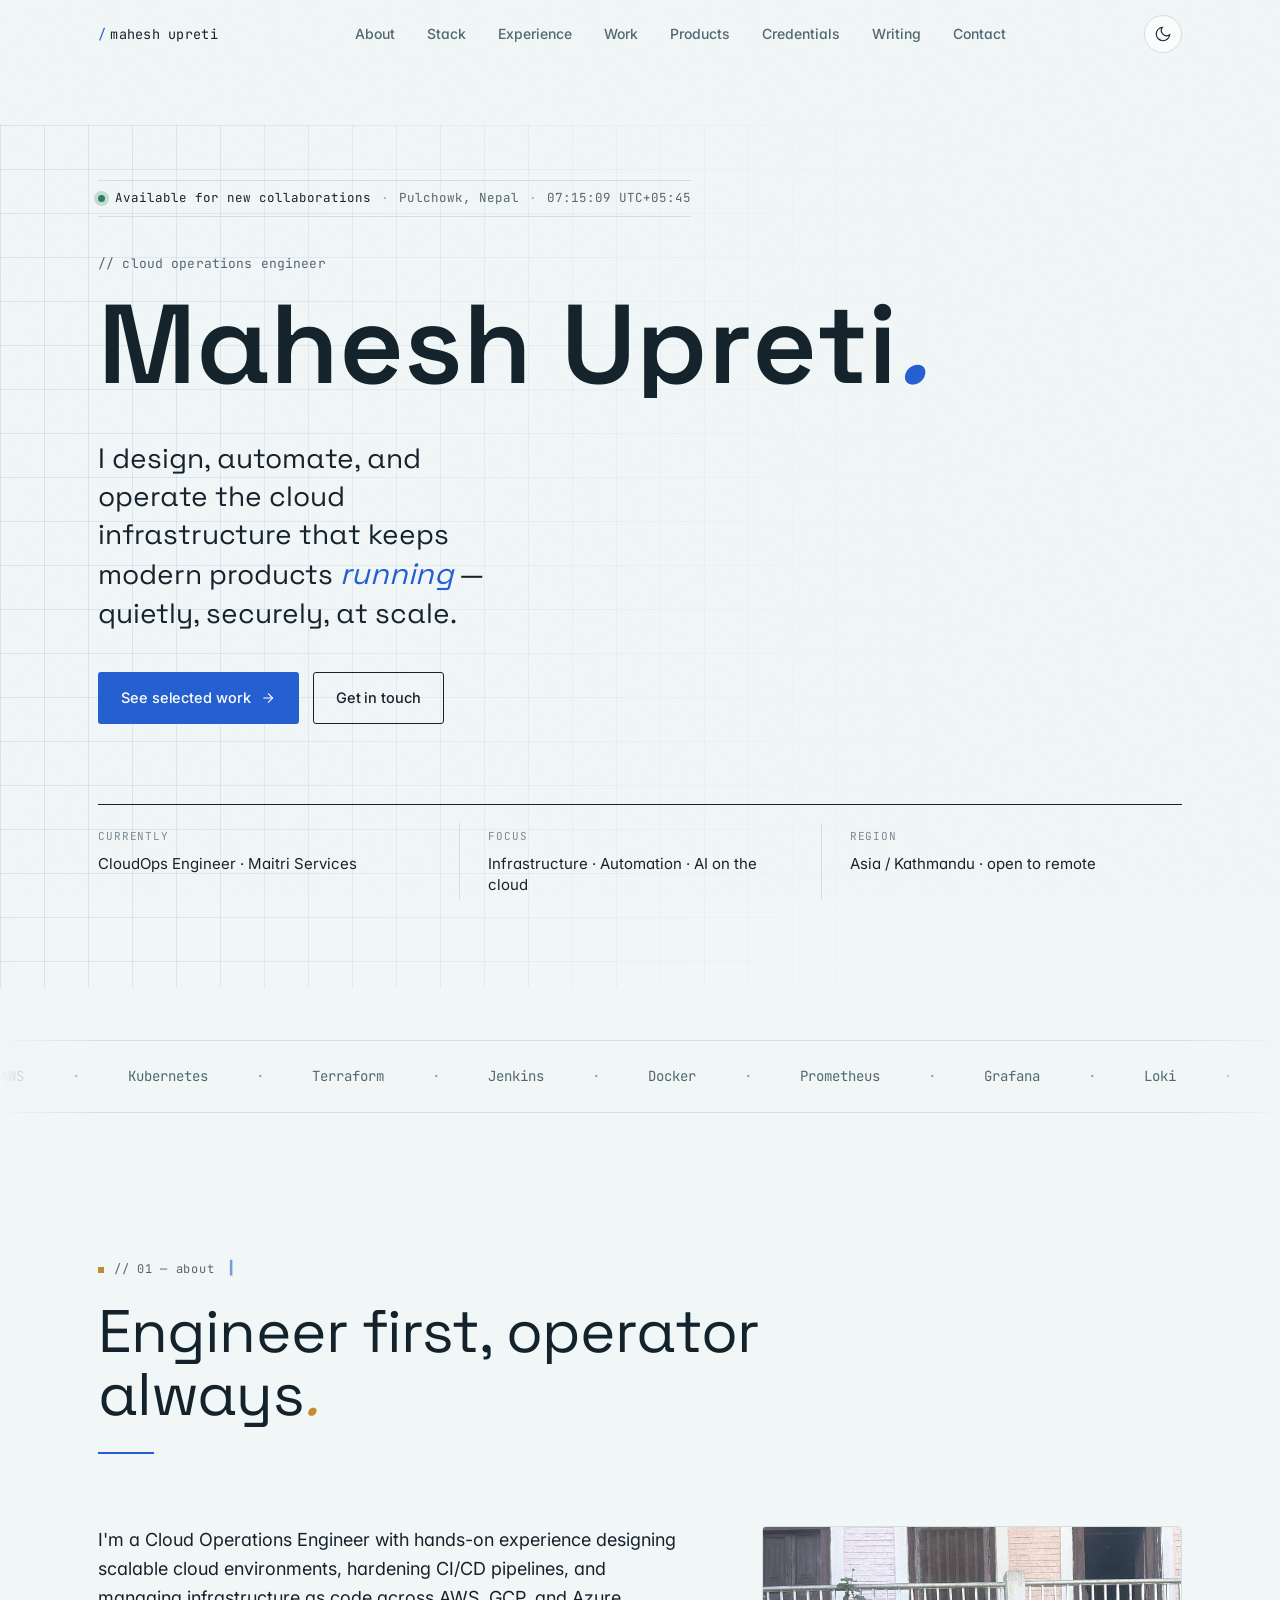
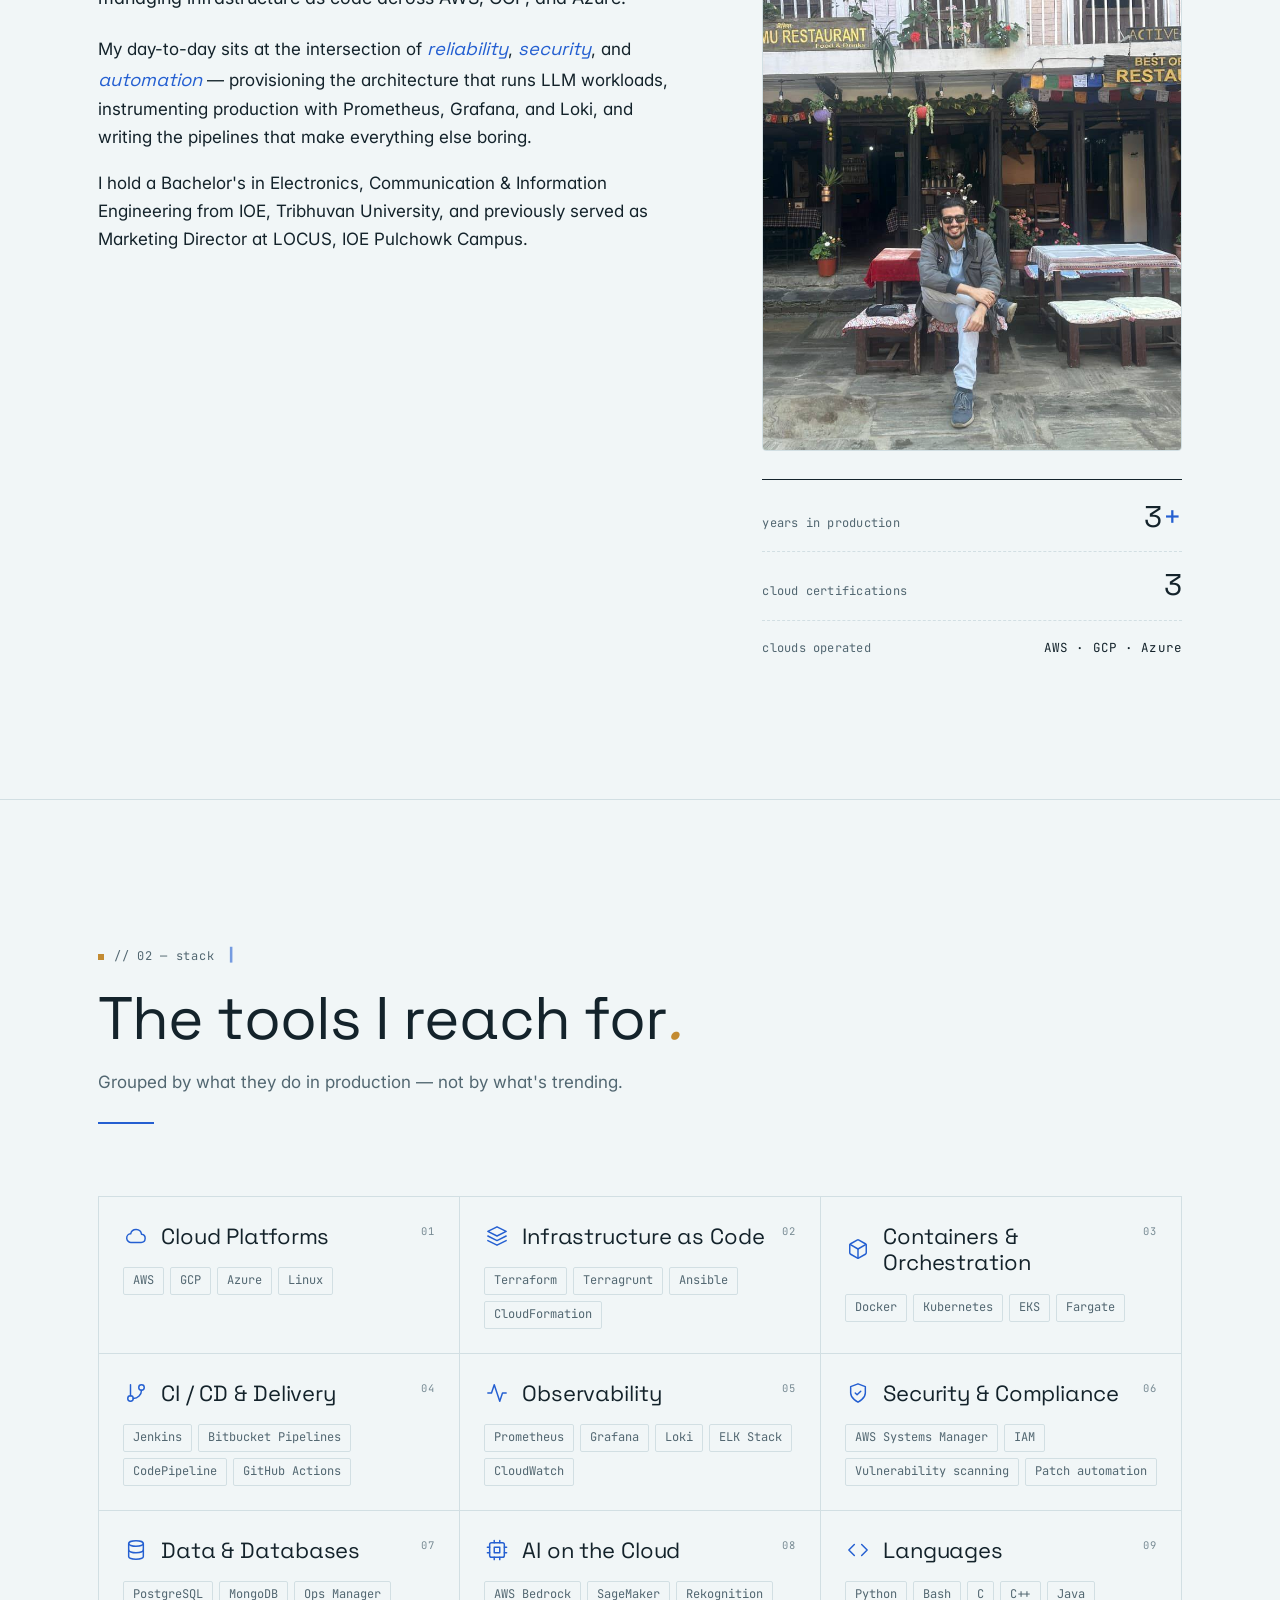
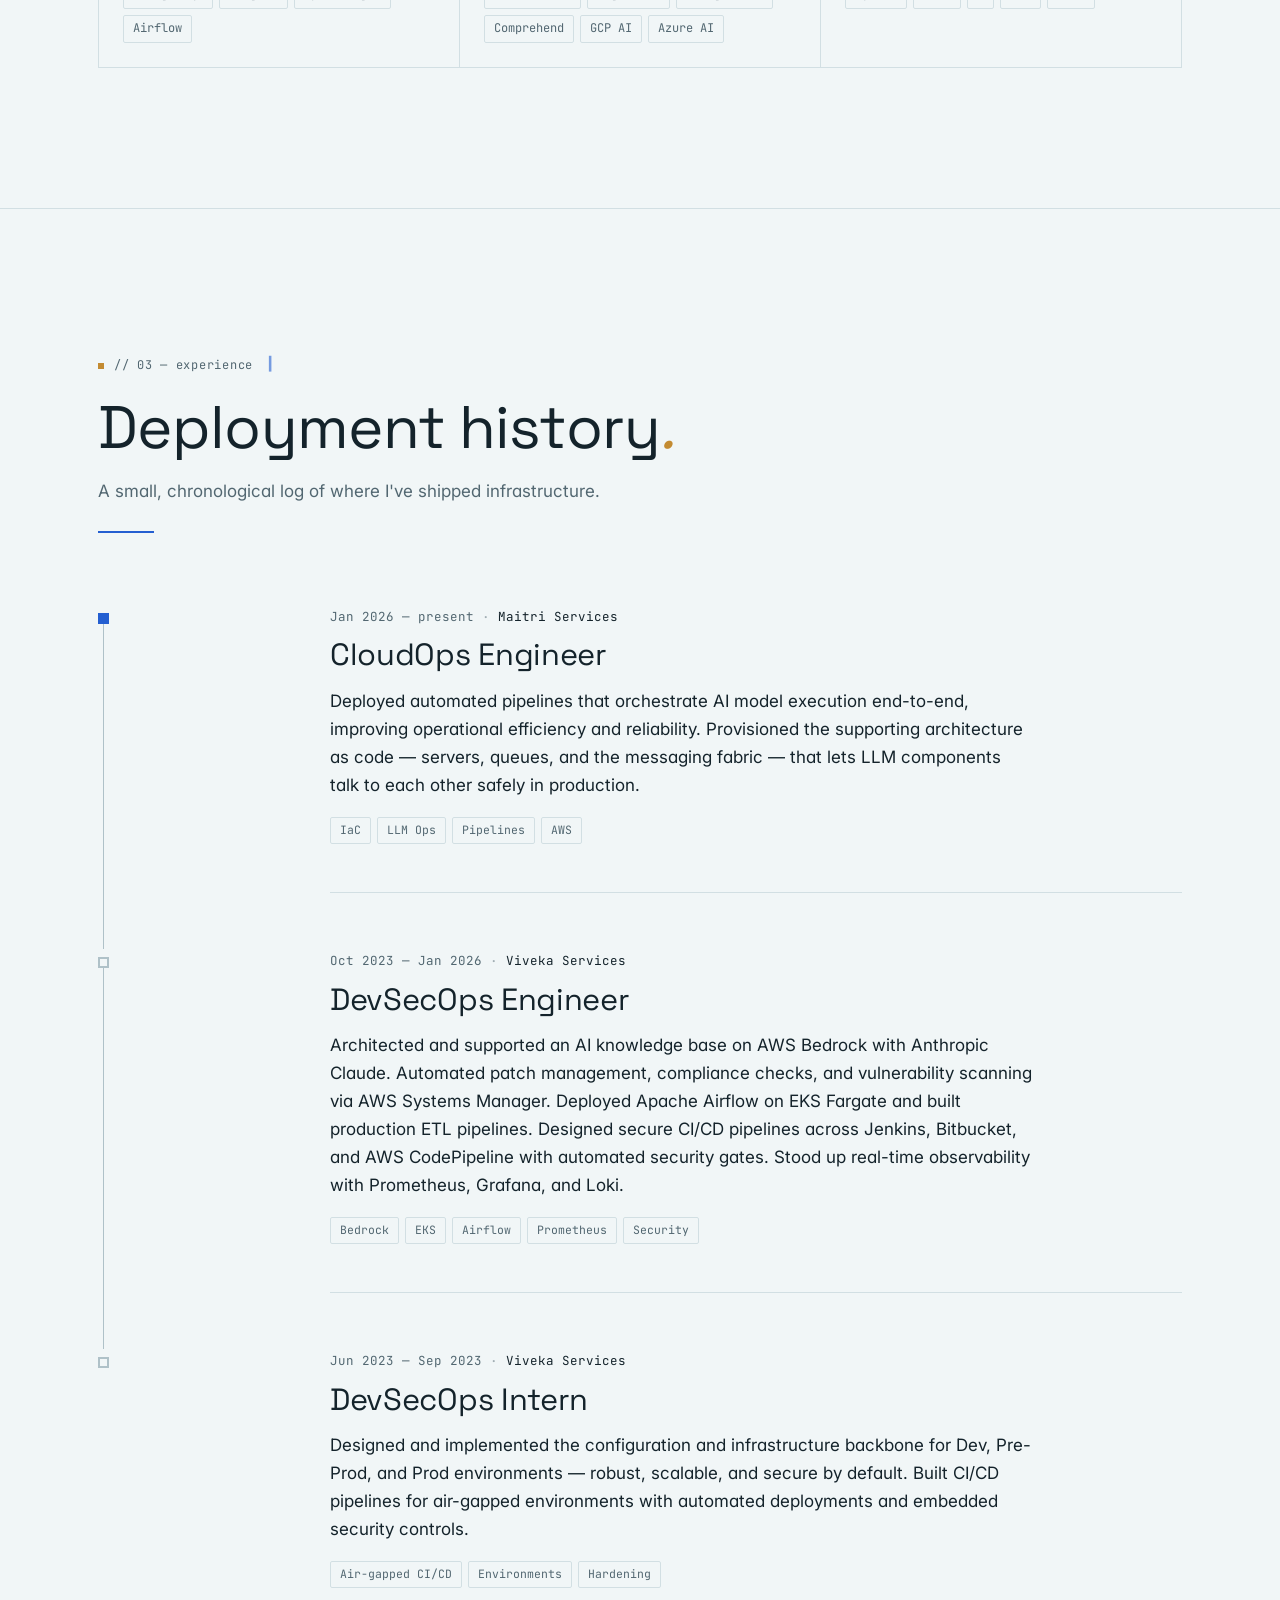
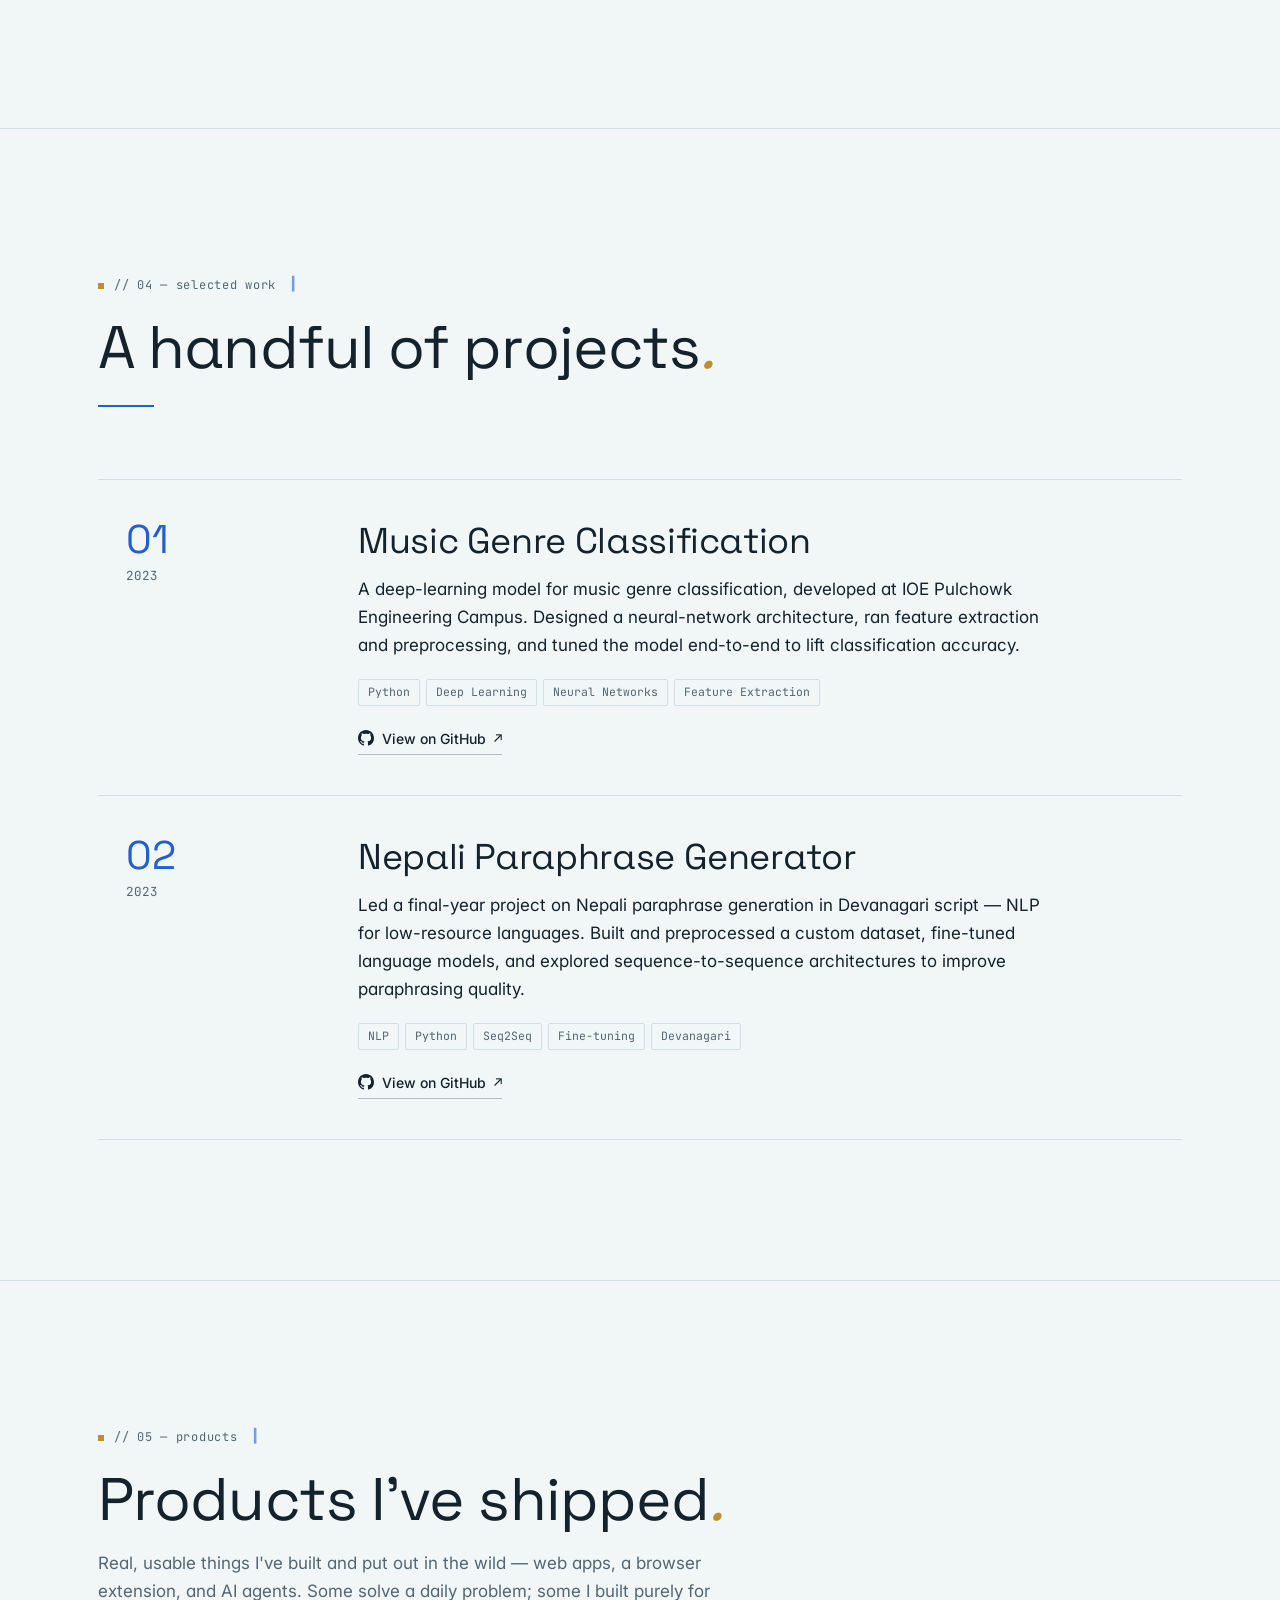
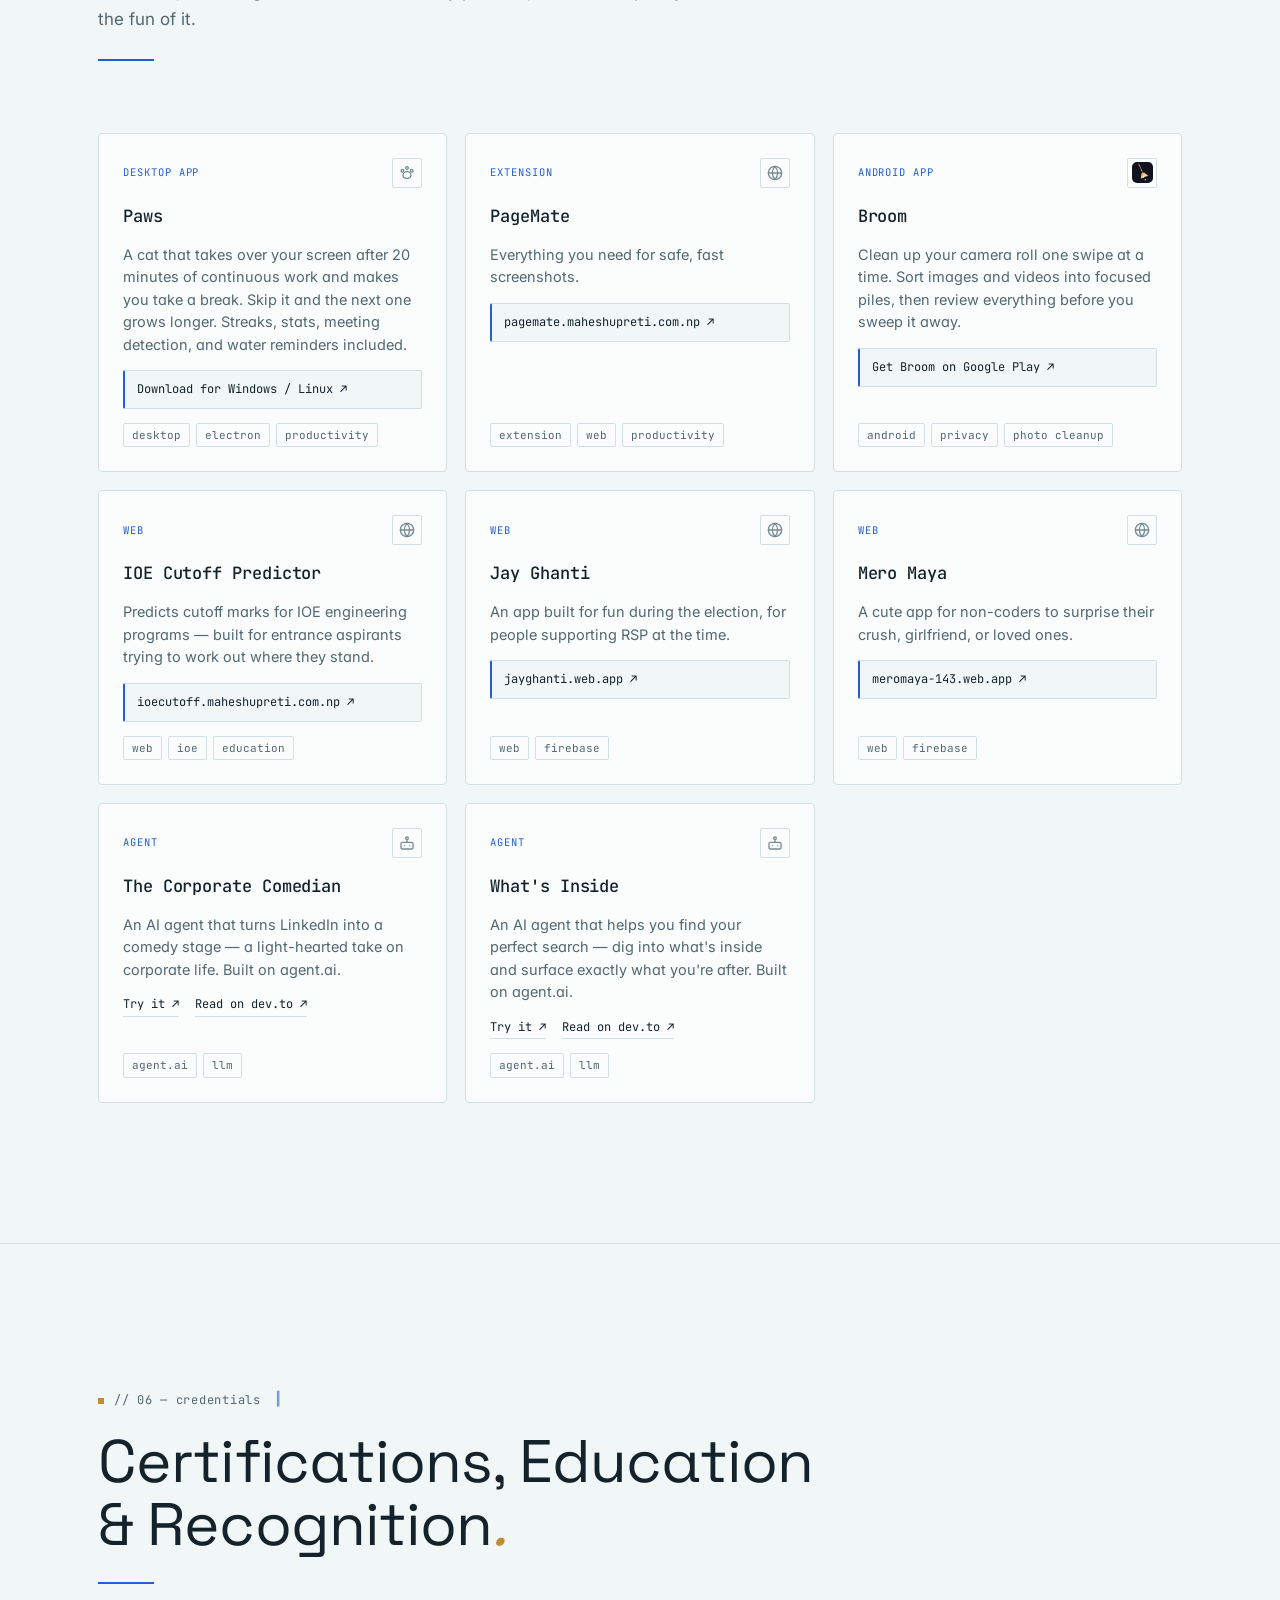
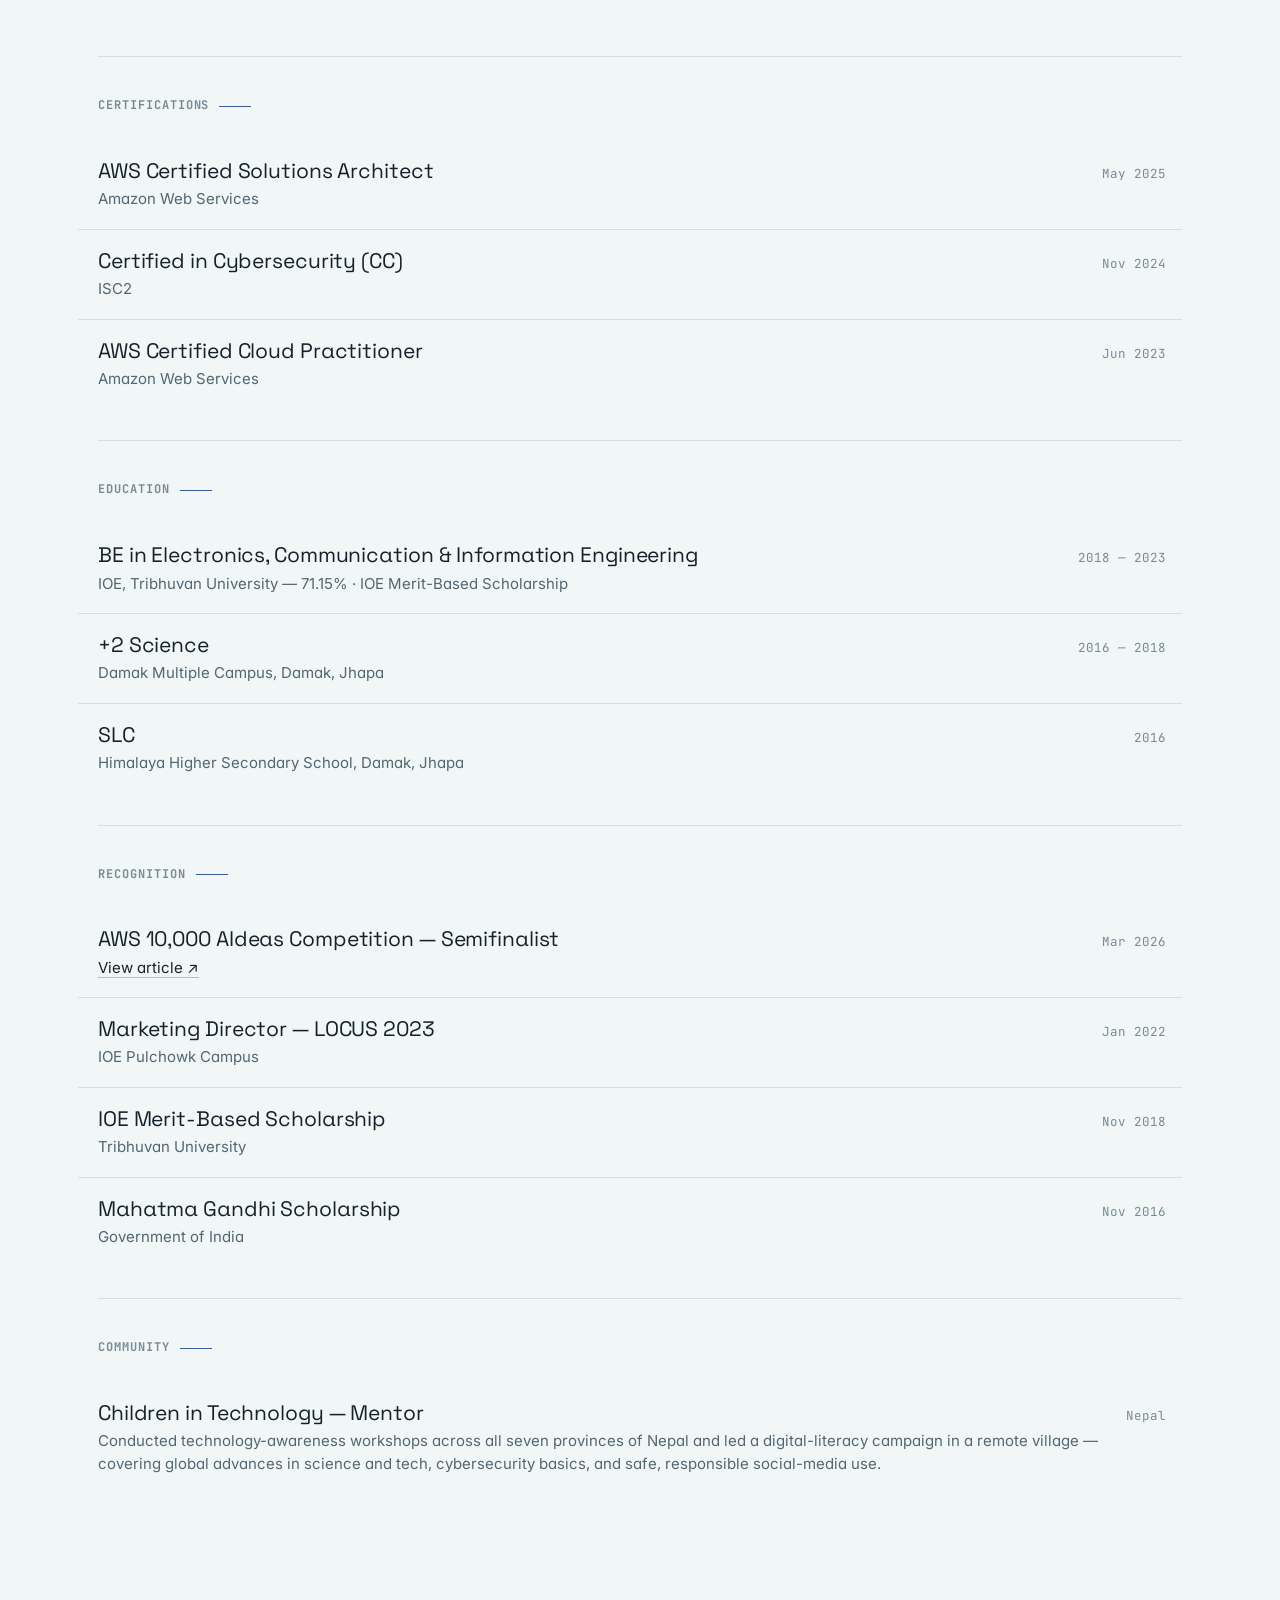
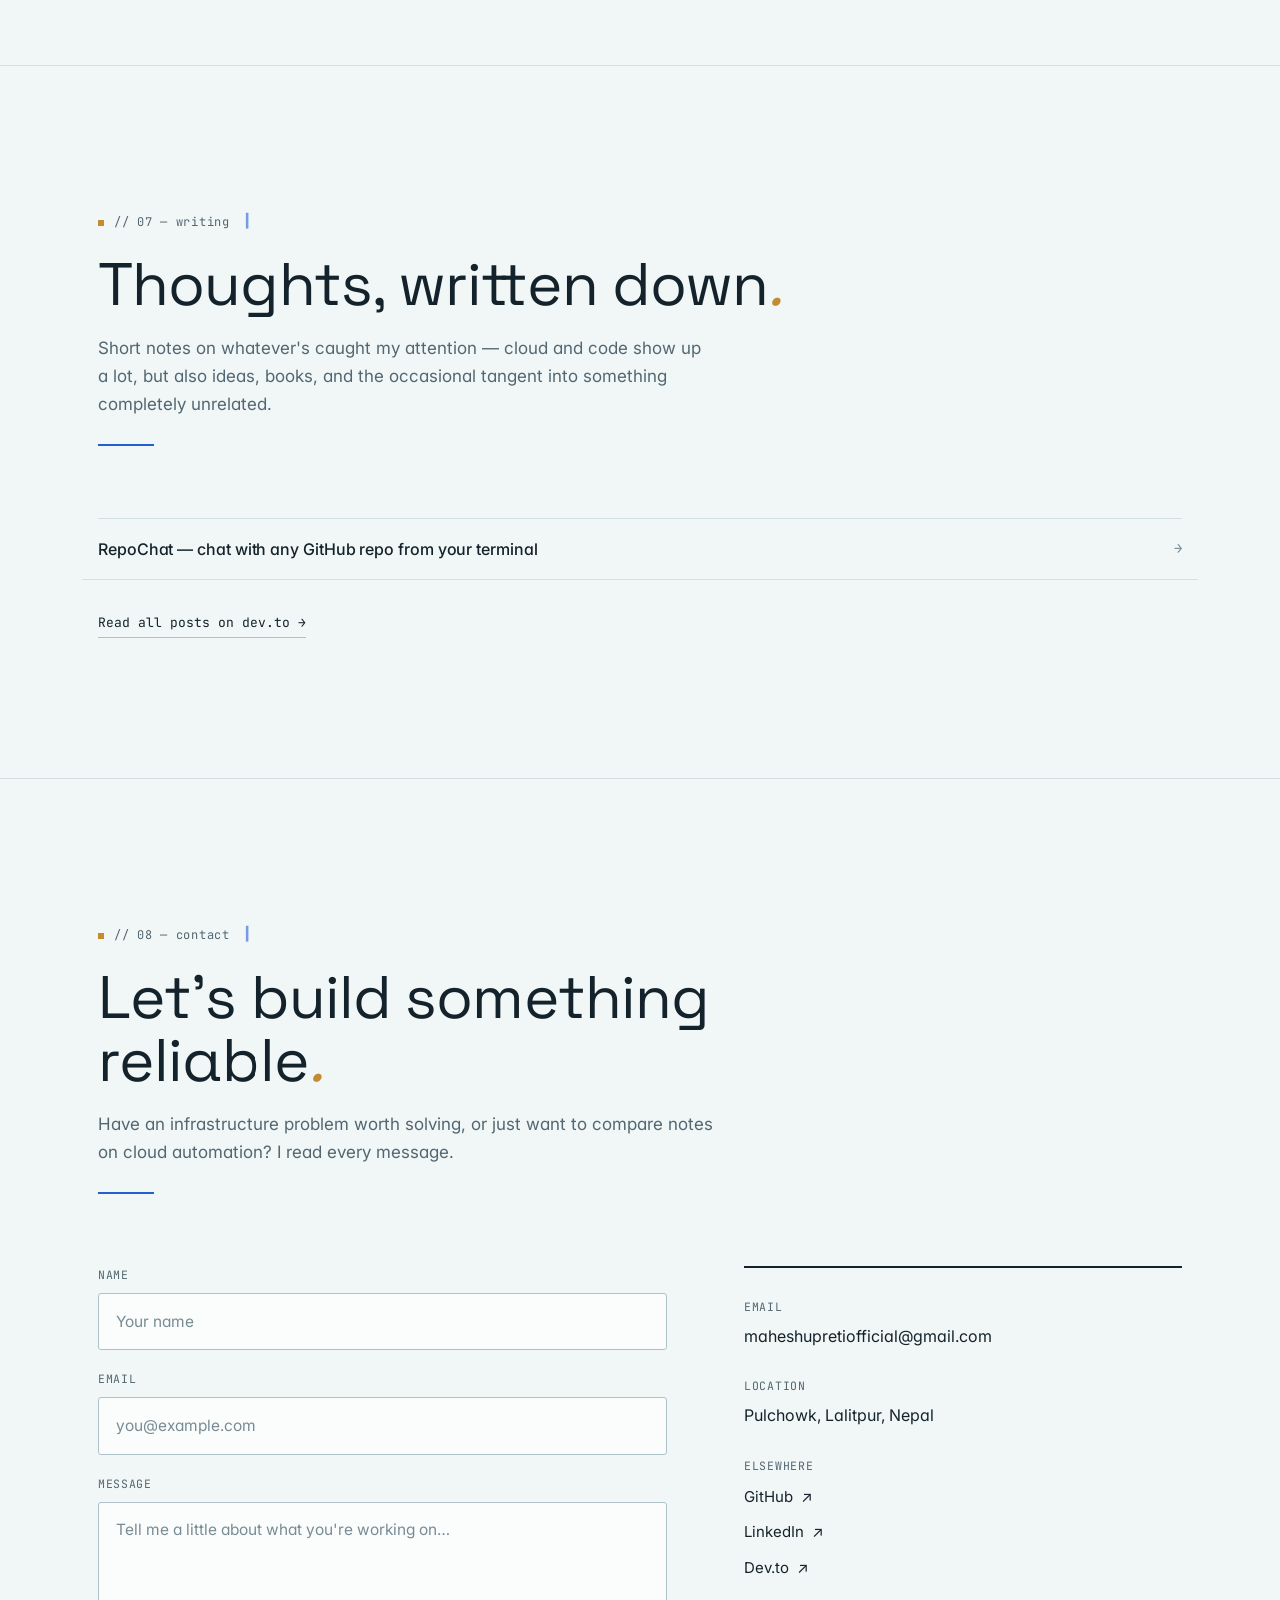
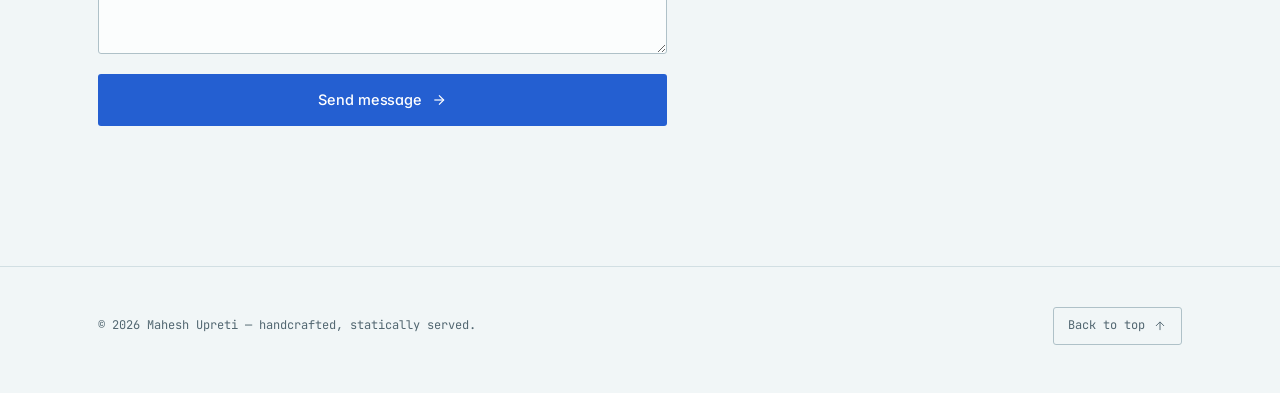
<file: index.html>
<!DOCTYPE html>
<html lang="en">
<head>
  <meta charset="UTF-8" />
  <meta name="viewport" content="width=device-width, initial-scale=1.0" />
  <title>Mahesh Upreti — Cloud Operations Engineer</title>
  <meta name="description" content="Mahesh Upreti is a Cloud Operations Engineer specialising in scalable infrastructure, secure automation, and cloud-native AI systems." />
  <meta name="theme-color" content="#11191E" media="(prefers-color-scheme: dark)" />
  <meta name="theme-color" content="#F1F6F7" media="(prefers-color-scheme: light)" />
  <link rel="stylesheet" href="styles.css?v=20ef5b4" />
  <link rel="preconnect" href="https://fonts.googleapis.com" />
  <link rel="preconnect" href="https://fonts.gstatic.com" crossorigin />
  <link href="https://fonts.googleapis.com/css2?family=Inter:wght@400;500;600;700&family=JetBrains+Mono:wght@400;500&family=Space+Grotesk:wght@400;500;600;700&display=swap" rel="stylesheet" />
  <script>
    (function () {
      var stored = localStorage.getItem('theme');
      var theme = stored || (window.matchMedia('(prefers-color-scheme: light)').matches ? 'light' : 'dark');
      document.documentElement.setAttribute('data-theme', theme);
    })();
  </script>
</head>
<body>

  <div class="scroll-progress" id="scrollProgress" aria-hidden="true"></div>

  <!-- Navigation -->
  <nav class="nav" id="nav" aria-label="Main navigation">
    <div class="container nav__inner">
      <a href="#hero" class="nav__logo" aria-label="Home">
        <span class="nav__logo-mark">/</span><span class="nav__logo-text">mahesh upreti</span>
      </a>

      <ul class="nav__links" id="navLinks" role="list">
        <li><a href="#about">About</a></li>
        <li><a href="#stack">Stack</a></li>
        <li><a href="#experience">Experience</a></li>
        <li><a href="#work">Work</a></li>
        <li><a href="#products">Products</a></li>
        <li><a href="#credentials">Credentials</a></li>
        <li><a href="#writing">Writing</a></li>
        <li><a href="#contact">Contact</a></li>
      </ul>

      <div class="nav__actions">
        <button class="theme-toggle" id="themeToggle" aria-label="Toggle dark and light mode">
          <svg class="theme-toggle__icon theme-toggle__icon--sun" viewBox="0 0 24 24" fill="none" stroke="currentColor" stroke-width="1.5" width="18" height="18" aria-hidden="true">
            <circle cx="12" cy="12" r="4"/>
            <path d="M12 2v2M12 20v2M4.93 4.93l1.41 1.41M17.66 17.66l1.41 1.41M2 12h2M20 12h2M4.93 19.07l1.41-1.41M17.66 6.34l1.41-1.41"/>
          </svg>
          <svg class="theme-toggle__icon theme-toggle__icon--moon" viewBox="0 0 24 24" fill="none" stroke="currentColor" stroke-width="1.5" width="18" height="18" aria-hidden="true">
            <path d="M21 12.79A9 9 0 1 1 11.21 3 7 7 0 0 0 21 12.79z"/>
          </svg>
        </button>
        <button class="nav__toggle" id="navToggle" aria-label="Toggle menu" aria-expanded="false">
          <span></span><span></span>
        </button>
      </div>
    </div>
  </nav>

  <!-- Hero -->
  <header class="hero" id="hero">
    <div class="hero__sky" aria-hidden="true">
      <svg class="hero__cloud hero__cloud--1" viewBox="0 0 200 100" xmlns="http://www.w3.org/2000/svg">
        <ellipse cx="55" cy="65" rx="38" ry="22"/>
        <ellipse cx="95"  cy="52" rx="48" ry="28"/>
        <ellipse cx="140" cy="62" rx="38" ry="24"/>
      </svg>
      <svg class="hero__cloud hero__cloud--2" viewBox="0 0 200 100" xmlns="http://www.w3.org/2000/svg">
        <ellipse cx="55" cy="65" rx="38" ry="22"/>
        <ellipse cx="95"  cy="52" rx="48" ry="28"/>
        <ellipse cx="140" cy="62" rx="38" ry="24"/>
      </svg>
      <svg class="hero__cloud hero__cloud--3" viewBox="0 0 200 100" xmlns="http://www.w3.org/2000/svg">
        <ellipse cx="55" cy="65" rx="38" ry="22"/>
        <ellipse cx="95"  cy="52" rx="48" ry="28"/>
        <ellipse cx="140" cy="62" rx="38" ry="24"/>
      </svg>
      <svg class="hero__cloud hero__cloud--4" viewBox="0 0 200 100" xmlns="http://www.w3.org/2000/svg">
        <ellipse cx="55" cy="65" rx="38" ry="22"/>
        <ellipse cx="95"  cy="52" rx="48" ry="28"/>
        <ellipse cx="140" cy="62" rx="38" ry="24"/>
      </svg>

    </div>
    <div class="container hero__inner">
      <div class="hero__status animate-in">
        <span class="status-dot" aria-hidden="true"></span>
        <span class="status-text">Available for new collaborations</span>
        <span class="status-sep" aria-hidden="true">·</span>
        <span>Pulchowk, Nepal</span>
        <span class="status-sep" aria-hidden="true">·</span>
        <span id="localTime">UTC+05:45</span>
      </div>

      <p class="hero__eyebrow animate-in" style="--delay: 0.05s">// cloud operations engineer</p>

      <h1 class="hero__name animate-in" style="--delay: 0.1s">
        Mahesh Upreti<span class="serif-italic">.</span>
      </h1>

      <p class="hero__lede animate-in" style="--delay: 0.2s">
        I design, automate, and operate the cloud infrastructure that keeps
        modern products <em>running</em> — quietly, securely, at scale.
      </p>

      <div class="hero__actions animate-in" style="--delay: 0.3s">
        <a href="#work" class="btn btn--primary">
          <span>See selected work</span>
          <svg viewBox="0 0 24 24" fill="none" stroke="currentColor" stroke-width="1.6" width="16" height="16" aria-hidden="true">
            <line x1="5" y1="12" x2="19" y2="12"/><polyline points="12 5 19 12 12 19"/>
          </svg>
        </a>
        <a href="#contact" class="btn btn--ghost">Get in touch</a>
      </div>

      <dl class="hero__meta animate-in" style="--delay: 0.4s">
        <div>
          <dt>Currently</dt>
          <dd>CloudOps Engineer · Maitri Services</dd>
        </div>
        <div>
          <dt>Focus</dt>
          <dd>Infrastructure · Automation · AI on the cloud</dd>
        </div>
        <div>
          <dt>Region</dt>
          <dd>Asia / Kathmandu · open to remote</dd>
        </div>
      </dl>
    </div>
  </header>

  <!-- Tech marquee — infinite scroll, decorative -->
  <aside class="marquee" aria-hidden="true">
    <div class="marquee__track">
      <span class="marquee__item">AWS</span>
      <span class="marquee__item">Kubernetes</span>
      <span class="marquee__item">Terraform</span>
      <span class="marquee__item">Jenkins</span>
      <span class="marquee__item">Docker</span>
      <span class="marquee__item">Prometheus</span>
      <span class="marquee__item">Grafana</span>
      <span class="marquee__item">Loki</span>
      <span class="marquee__item">Bedrock</span>
      <span class="marquee__item">Python</span>
      <span class="marquee__item">Bash</span>
      <span class="marquee__item">Ansible</span>
      <span class="marquee__item">GCP</span>
      <span class="marquee__item">Azure</span>
      <span class="marquee__item">EKS Fargate</span>
      <span class="marquee__item">Helm</span>
      <span class="marquee__item">CloudWatch</span>
      <span class="marquee__item">PostgreSQL</span>
      <span class="marquee__item">MongoDB</span>
      <span class="marquee__item">Airflow</span>
      <!-- duplicated for seamless loop -->
      <span class="marquee__item">AWS</span>
      <span class="marquee__item">Kubernetes</span>
      <span class="marquee__item">Terraform</span>
      <span class="marquee__item">Jenkins</span>
      <span class="marquee__item">Docker</span>
      <span class="marquee__item">Prometheus</span>
      <span class="marquee__item">Grafana</span>
      <span class="marquee__item">Loki</span>
      <span class="marquee__item">Bedrock</span>
      <span class="marquee__item">Python</span>
      <span class="marquee__item">Bash</span>
      <span class="marquee__item">Ansible</span>
      <span class="marquee__item">GCP</span>
      <span class="marquee__item">Azure</span>
      <span class="marquee__item">EKS Fargate</span>
      <span class="marquee__item">Helm</span>
      <span class="marquee__item">CloudWatch</span>
      <span class="marquee__item">PostgreSQL</span>
      <span class="marquee__item">MongoDB</span>
      <span class="marquee__item">Airflow</span>
    </div>
  </aside>

  <main>

    <!-- About -->
    <section class="section about" id="about">
      <div class="container">
        <div class="section__head reveal">
          <p class="section__label">// 01 — about</p>
          <h2 class="section__title">Engineer first, operator always<span class="serif-italic">.</span></h2>
        </div>

        <div class="about__grid">
          <div class="about__copy reveal" style="--delay: 0.1s">
            <p class="lede">
              I'm a Cloud Operations Engineer with hands-on experience designing
              scalable cloud environments, hardening CI/CD pipelines, and managing
              infrastructure as code across AWS, GCP, and Azure.
            </p>
            <p>
              My day-to-day sits at the intersection of <em>reliability</em>,
              <em>security</em>, and <em>automation</em> — provisioning the
              architecture that runs LLM workloads, instrumenting production with
              Prometheus, Grafana, and Loki, and writing the pipelines that make
              everything else boring.
            </p>
            <p>
              I hold a Bachelor's in Electronics, Communication &amp; Information
              Engineering from IOE, Tribhuvan University, and previously served
              as Marketing Director at LOCUS, IOE Pulchowk Campus.
            </p>
          </div>

          <aside class="about__side reveal reveal--right" style="--delay: 0.2s">
            <figure class="about__portrait">
              <img src="images/profle.jpg" alt="Portrait of Mahesh Upreti" />
            </figure>
            <dl class="about__stats">
              <div>
                <dt>Years in production</dt>
                <dd><span data-count="3">0</span><span class="stat__plus">+</span></dd>
              </div>
              <div>
                <dt>Cloud certifications</dt>
                <dd><span data-count="3">0</span></dd>
              </div>
              <div>
                <dt>Clouds operated</dt>
                <dd class="stat__text">AWS · GCP · Azure</dd>
              </div>
            </dl>
          </aside>
        </div>
      </div>
    </section>

    <!-- Stack -->
    <section class="section stack" id="stack">
      <div class="container">
        <div class="section__head reveal">
          <p class="section__label">// 02 — stack</p>
          <h2 class="section__title">The tools I reach for<span class="serif-italic">.</span></h2>
          <p class="section__sub">Grouped by what they do in production — not by what's trending.</p>
        </div>

        <div class="stack__grid">

          <article class="stack-card reveal">
            <header class="stack-card__head">
              <span class="stack-card__icon" aria-hidden="true">
                <svg viewBox="0 0 24 24" fill="none" stroke="currentColor" stroke-width="1.6" stroke-linecap="round" stroke-linejoin="round" width="20" height="20">
                  <path d="M17.5 19a4.5 4.5 0 0 0 .5-8.97A6 6 0 0 0 6.2 9.6 4.2 4.2 0 0 0 7 19h10.5z"/>
                </svg>
              </span>
              <h3>Cloud Platforms</h3>
              <span class="stack-card__num">01</span>
            </header>
            <ul class="stack-card__tags">
              <li>AWS</li><li>GCP</li><li>Azure</li><li>Linux</li>
            </ul>
          </article>

          <article class="stack-card reveal" style="--delay: 0.05s">
            <header class="stack-card__head">
              <span class="stack-card__icon" aria-hidden="true">
                <svg viewBox="0 0 24 24" fill="none" stroke="currentColor" stroke-width="1.6" stroke-linecap="round" stroke-linejoin="round" width="20" height="20">
                  <polygon points="12 2 22 7 12 12 2 7 12 2"/><polyline points="2 12 12 17 22 12"/><polyline points="2 17 12 22 22 17"/>
                </svg>
              </span>
              <h3>Infrastructure as Code</h3>
              <span class="stack-card__num">02</span>
            </header>
            <ul class="stack-card__tags">
              <li>Terraform</li><li>Terragrunt</li><li>Ansible</li><li>CloudFormation</li>
            </ul>
          </article>

          <article class="stack-card reveal" style="--delay: 0.1s">
            <header class="stack-card__head">
              <span class="stack-card__icon" aria-hidden="true">
                <svg viewBox="0 0 24 24" fill="none" stroke="currentColor" stroke-width="1.6" stroke-linecap="round" stroke-linejoin="round" width="20" height="20">
                  <path d="M21 16V8a2 2 0 0 0-1-1.73l-7-4a2 2 0 0 0-2 0l-7 4A2 2 0 0 0 3 8v8a2 2 0 0 0 1 1.73l7 4a2 2 0 0 0 2 0l7-4A2 2 0 0 0 21 16z"/>
                  <polyline points="3.3 7 12 12 20.7 7"/><line x1="12" y1="22" x2="12" y2="12"/>
                </svg>
              </span>
              <h3>Containers &amp; Orchestration</h3>
              <span class="stack-card__num">03</span>
            </header>
            <ul class="stack-card__tags">
              <li>Docker</li><li>Kubernetes</li><li>EKS</li><li>Fargate</li>
            </ul>
          </article>

          <article class="stack-card reveal" style="--delay: 0.15s">
            <header class="stack-card__head">
              <span class="stack-card__icon" aria-hidden="true">
                <svg viewBox="0 0 24 24" fill="none" stroke="currentColor" stroke-width="1.6" stroke-linecap="round" stroke-linejoin="round" width="20" height="20">
                  <line x1="6" y1="3" x2="6" y2="15"/><circle cx="18" cy="6" r="3"/><circle cx="6" cy="18" r="3"/><path d="M18 9a9 9 0 0 1-9 9"/>
                </svg>
              </span>
              <h3>CI / CD &amp; Delivery</h3>
              <span class="stack-card__num">04</span>
            </header>
            <ul class="stack-card__tags">
              <li>Jenkins</li><li>Bitbucket Pipelines</li><li>CodePipeline</li><li>GitHub Actions</li>
            </ul>
          </article>

          <article class="stack-card reveal" style="--delay: 0.2s">
            <header class="stack-card__head">
              <span class="stack-card__icon" aria-hidden="true">
                <svg viewBox="0 0 24 24" fill="none" stroke="currentColor" stroke-width="1.6" stroke-linecap="round" stroke-linejoin="round" width="20" height="20">
                  <polyline points="22 12 18 12 15 21 9 3 6 12 2 12"/>
                </svg>
              </span>
              <h3>Observability</h3>
              <span class="stack-card__num">05</span>
            </header>
            <ul class="stack-card__tags">
              <li>Prometheus</li><li>Grafana</li><li>Loki</li><li>ELK Stack</li><li>CloudWatch</li>
            </ul>
          </article>

          <article class="stack-card reveal" style="--delay: 0.25s">
            <header class="stack-card__head">
              <span class="stack-card__icon" aria-hidden="true">
                <svg viewBox="0 0 24 24" fill="none" stroke="currentColor" stroke-width="1.6" stroke-linecap="round" stroke-linejoin="round" width="20" height="20">
                  <path d="M12 22s8-4 8-10V5l-8-3-8 3v7c0 6 8 10 8 10z"/><polyline points="9 12 11 14 15 10"/>
                </svg>
              </span>
              <h3>Security &amp; Compliance</h3>
              <span class="stack-card__num">06</span>
            </header>
            <ul class="stack-card__tags">
              <li>AWS Systems Manager</li><li>IAM</li><li>Vulnerability scanning</li><li>Patch automation</li>
            </ul>
          </article>

          <article class="stack-card reveal" style="--delay: 0.3s">
            <header class="stack-card__head">
              <span class="stack-card__icon" aria-hidden="true">
                <svg viewBox="0 0 24 24" fill="none" stroke="currentColor" stroke-width="1.6" stroke-linecap="round" stroke-linejoin="round" width="20" height="20">
                  <ellipse cx="12" cy="5" rx="8" ry="3"/><path d="M20 12c0 1.66-3.58 3-8 3s-8-1.34-8-3"/><path d="M4 5v14c0 1.66 3.58 3 8 3s8-1.34 8-3V5"/>
                </svg>
              </span>
              <h3>Data &amp; Databases</h3>
              <span class="stack-card__num">07</span>
            </header>
            <ul class="stack-card__tags">
              <li>PostgreSQL</li><li>MongoDB</li><li>Ops Manager</li><li>Airflow</li>
            </ul>
          </article>

          <article class="stack-card reveal" style="--delay: 0.35s">
            <header class="stack-card__head">
              <span class="stack-card__icon" aria-hidden="true">
                <svg viewBox="0 0 24 24" fill="none" stroke="currentColor" stroke-width="1.6" stroke-linecap="round" stroke-linejoin="round" width="20" height="20">
                  <rect x="4" y="4" width="16" height="16" rx="2"/><rect x="9" y="9" width="6" height="6"/>
                  <line x1="9" y1="1.5" x2="9" y2="4"/><line x1="15" y1="1.5" x2="15" y2="4"/>
                  <line x1="9" y1="20" x2="9" y2="22.5"/><line x1="15" y1="20" x2="15" y2="22.5"/>
                  <line x1="20" y1="9" x2="22.5" y2="9"/><line x1="20" y1="15" x2="22.5" y2="15"/>
                  <line x1="1.5" y1="9" x2="4" y2="9"/><line x1="1.5" y1="15" x2="4" y2="15"/>
                </svg>
              </span>
              <h3>AI on the Cloud</h3>
              <span class="stack-card__num">08</span>
            </header>
            <ul class="stack-card__tags">
              <li>AWS Bedrock</li><li>SageMaker</li><li>Rekognition</li><li>Comprehend</li><li>GCP AI</li><li>Azure AI</li>
            </ul>
          </article>

          <article class="stack-card reveal" style="--delay: 0.4s">
            <header class="stack-card__head">
              <span class="stack-card__icon" aria-hidden="true">
                <svg viewBox="0 0 24 24" fill="none" stroke="currentColor" stroke-width="1.6" stroke-linecap="round" stroke-linejoin="round" width="20" height="20">
                  <polyline points="16 18 22 12 16 6"/><polyline points="8 6 2 12 8 18"/>
                </svg>
              </span>
              <h3>Languages</h3>
              <span class="stack-card__num">09</span>
            </header>
            <ul class="stack-card__tags">
              <li>Python</li><li>Bash</li><li>C</li><li>C++</li><li>Java</li>
            </ul>
          </article>

        </div>
      </div>
    </section>

    <!-- Experience -->
    <section class="section experience" id="experience">
      <div class="container">
        <div class="section__head reveal">
          <p class="section__label">// 03 — experience</p>
          <h2 class="section__title">Deployment history<span class="serif-italic">.</span></h2>
          <p class="section__sub">A small, chronological log of where I've shipped infrastructure.</p>
        </div>

        <ol class="timeline">
          <li class="timeline__item reveal reveal--left">
            <div class="timeline__rail" aria-hidden="true">
              <span class="timeline__node"></span>
            </div>
            <div class="timeline__body">
              <p class="timeline__meta">
                <span class="timeline__date">Jan 2026 — present</span>
                <span class="timeline__sep">·</span>
                <span class="timeline__loc">Maitri Services</span>
              </p>
              <h3 class="timeline__title">CloudOps Engineer</h3>
              <p class="timeline__desc">
                Deployed automated pipelines that orchestrate AI model execution end-to-end,
                improving operational efficiency and reliability. Provisioned the supporting
                architecture as code — servers, queues, and the messaging fabric — that lets
                LLM components talk to each other safely in production.
              </p>
              <ul class="timeline__tags">
                <li>IaC</li><li>LLM Ops</li><li>Pipelines</li><li>AWS</li>
              </ul>
            </div>
          </li>

          <li class="timeline__item reveal reveal--left" style="--delay: 0.1s">
            <div class="timeline__rail" aria-hidden="true">
              <span class="timeline__node"></span>
            </div>
            <div class="timeline__body">
              <p class="timeline__meta">
                <span class="timeline__date">Oct 2023 — Jan 2026</span>
                <span class="timeline__sep">·</span>
                <span class="timeline__loc">Viveka Services</span>
              </p>
              <h3 class="timeline__title">DevSecOps Engineer</h3>
              <p class="timeline__desc">
                Architected and supported an AI knowledge base on AWS Bedrock with
                Anthropic Claude. Automated patch management, compliance checks, and
                vulnerability scanning via AWS Systems Manager. Deployed Apache Airflow
                on EKS Fargate and built production ETL pipelines. Designed secure CI/CD
                pipelines across Jenkins, Bitbucket, and AWS CodePipeline with automated
                security gates. Stood up real-time observability with Prometheus, Grafana, and Loki.
              </p>
              <ul class="timeline__tags">
                <li>Bedrock</li><li>EKS</li><li>Airflow</li><li>Prometheus</li><li>Security</li>
              </ul>
            </div>
          </li>

          <li class="timeline__item reveal reveal--left" style="--delay: 0.2s">
            <div class="timeline__rail" aria-hidden="true">
              <span class="timeline__node"></span>
            </div>
            <div class="timeline__body">
              <p class="timeline__meta">
                <span class="timeline__date">Jun 2023 — Sep 2023</span>
                <span class="timeline__sep">·</span>
                <span class="timeline__loc">Viveka Services</span>
              </p>
              <h3 class="timeline__title">DevSecOps Intern</h3>
              <p class="timeline__desc">
                Designed and implemented the configuration and infrastructure backbone for
                Dev, Pre-Prod, and Prod environments — robust, scalable, and secure by default.
                Built CI/CD pipelines for air-gapped environments with automated deployments
                and embedded security controls.
              </p>
              <ul class="timeline__tags">
                <li>Air-gapped CI/CD</li><li>Environments</li><li>Hardening</li>
              </ul>
            </div>
          </li>
        </ol>
      </div>
    </section>

    <!-- Work / Projects -->
    <section class="section work" id="work">
      <div class="container">
        <div class="section__head reveal">
          <p class="section__label">// 04 — selected work</p>
          <h2 class="section__title">A handful of projects<span class="serif-italic">.</span></h2>
        </div>

        <div class="work__list">

          <article class="work-item reveal reveal--right">
            <div class="work-item__meta">
              <span class="work-item__index">01</span>
              <span class="work-item__year">2023</span>
            </div>
            <div class="work-item__body">
              <h3 class="work-item__title">Music Genre Classification</h3>
              <p class="work-item__desc">
                A deep-learning model for music genre classification, developed at IOE Pulchowk
                Engineering Campus. Designed a neural-network architecture, ran feature extraction
                and preprocessing, and tuned the model end-to-end to lift classification accuracy.
              </p>
              <ul class="work-item__tags">
                <li>Python</li><li>Deep Learning</li><li>Neural Networks</li><li>Feature Extraction</li>
              </ul>
              <a class="work-item__link" href="https://github.com/mahupreti" target="_blank" rel="noopener noreferrer">
                <svg viewBox="0 0 24 24" fill="currentColor" width="16" height="16" aria-hidden="true">
                  <path d="M12 0C5.37 0 0 5.37 0 12c0 5.31 3.435 9.795 8.205 11.385.6.105.825-.255.825-.57 0-.285-.015-1.23-.015-2.235-3.015.555-3.795-.735-4.035-1.41-.135-.345-.72-1.41-1.23-1.695-.42-.225-1.02-.78-.015-.795.945-.015 1.62.87 1.845 1.23 1.08 1.815 2.805 1.305 3.495.99.105-.78.42-1.305.765-1.605-2.67-.3-5.46-1.335-5.46-5.925 0-1.305.465-2.385 1.23-3.225-.12-.3-.54-1.53.12-3.18 0 0 1.005-.315 3.3 1.23.96-.27 1.98-.405 3-.405s2.04.135 3 .405c2.295-1.56 3.3-1.23 3.3-1.23.66 1.65.24 2.88.12 3.18.765.84 1.23 1.905 1.23 3.225 0 4.605-2.805 5.625-5.475 5.925.435.375.81 1.095.81 2.22 0 1.605-.015 2.895-.015 3.3 0 .315.225.69.825.57A12.02 12.02 0 0 0 24 12c0-6.63-5.37-12-12-12z"/>
                </svg>
                <span>View on GitHub</span>
                <span class="work-item__link-arrow" aria-hidden="true">↗</span>
              </a>
            </div>
          </article>

          <article class="work-item reveal reveal--right" style="--delay: 0.1s">
            <div class="work-item__meta">
              <span class="work-item__index">02</span>
              <span class="work-item__year">2023</span>
            </div>
            <div class="work-item__body">
              <h3 class="work-item__title">Nepali Paraphrase Generator</h3>
              <p class="work-item__desc">
                Led a final-year project on Nepali paraphrase generation in Devanagari script —
                NLP for low-resource languages. Built and preprocessed a custom dataset,
                fine-tuned language models, and explored sequence-to-sequence architectures
                to improve paraphrasing quality.
              </p>
              <ul class="work-item__tags">
                <li>NLP</li><li>Python</li><li>Seq2Seq</li><li>Fine-tuning</li><li>Devanagari</li>
              </ul>
              <a class="work-item__link" href="https://github.com/mahupreti" target="_blank" rel="noopener noreferrer">
                <svg viewBox="0 0 24 24" fill="currentColor" width="16" height="16" aria-hidden="true">
                  <path d="M12 0C5.37 0 0 5.37 0 12c0 5.31 3.435 9.795 8.205 11.385.6.105.825-.255.825-.57 0-.285-.015-1.23-.015-2.235-3.015.555-3.795-.735-4.035-1.41-.135-.345-.72-1.41-1.23-1.695-.42-.225-1.02-.78-.015-.795.945-.015 1.62.87 1.845 1.23 1.08 1.815 2.805 1.305 3.495.99.105-.78.42-1.305.765-1.605-2.67-.3-5.46-1.335-5.46-5.925 0-1.305.465-2.385 1.23-3.225-.12-.3-.54-1.53.12-3.18 0 0 1.005-.315 3.3 1.23.96-.27 1.98-.405 3-.405s2.04.135 3 .405c2.295-1.56 3.3-1.23 3.3-1.23.66 1.65.24 2.88.12 3.18.765.84 1.23 1.905 1.23 3.225 0 4.605-2.805 5.625-5.475 5.925.435.375.81 1.095.81 2.22 0 1.605-.015 2.895-.015 3.3 0 .315.225.69.825.57A12.02 12.02 0 0 0 24 12c0-6.63-5.37-12-12-12z"/>
                </svg>
                <span>View on GitHub</span>
                <span class="work-item__link-arrow" aria-hidden="true">↗</span>
              </a>
            </div>
          </article>

        </div>
      </div>
    </section>

    <!-- Products: everything shipped — apps, extensions, CLIs, agents -->
    <section class="section products" id="products">
      <div class="container">
        <div class="section__head reveal">
          <p class="section__label">// 05 — products</p>
          <h2 class="section__title">Products I've shipped<span class="serif-italic">.</span></h2>
          <p class="section__sub">
            Real, usable things I've built and put out in the wild — web apps, a browser
            extension, and AI agents. Some solve a daily problem; some I built purely
            for the fun of it.
          </p>
        </div>

        <!-- To add a product, copy the <article class="goodie-card"> block and update the fields. -->
        <div class="goodies__grid">

          <article class="goodie-card reveal reveal--pop float-ambient">
            <header class="goodie-card__head">
              <span class="goodie-card__type">Desktop app</span>
              <a class="goodie-card__link" href="https://github.com/mahupreti/paws-releases/releases" target="_blank" rel="noopener noreferrer" aria-label="Get Paws">
                <svg viewBox="0 0 24 24" fill="none" stroke="currentColor" stroke-width="2" stroke-linecap="round" stroke-linejoin="round" width="16" height="16" aria-hidden="true">
                  <circle cx="12" cy="4.5" r="2"/><circle cx="5" cy="8.5" r="2"/><circle cx="19" cy="8.5" r="2"/><path d="M12 10c-3.2 0-6 2.6-6 5.5C6 18.2 8.5 20 12 20s6-1.8 6-4.5c0-2.9-2.8-5.5-6-5.5z"/>
                </svg>
              </a>
            </header>
            <h3 class="goodie-card__title">Paws</h3>
            <p class="goodie-card__desc">
              A cat that takes over your screen after 20 minutes of continuous work and
              makes you take a break. Skip it and the next one grows longer. Streaks,
              stats, meeting detection, and water reminders included.
            </p>
            <a class="goodie-card__install" href="https://github.com/mahupreti/paws-releases/releases" target="_blank" rel="noopener noreferrer">Download for Windows / Linux ↗</a>
            <ul class="goodie-card__tags">
              <li>desktop</li><li>electron</li><li>productivity</li>
            </ul>
          </article>

          <article class="goodie-card reveal reveal--pop float-ambient">
            <header class="goodie-card__head">
              <span class="goodie-card__type">Extension</span>
              <a class="goodie-card__link" href="https://pagemate.maheshupreti.com.np/" target="_blank" rel="noopener noreferrer" aria-label="Open PageMate">
                <svg viewBox="0 0 24 24" fill="none" stroke="currentColor" stroke-width="2" stroke-linecap="round" stroke-linejoin="round" width="16" height="16" aria-hidden="true">
                  <circle cx="12" cy="12" r="10"/><line x1="2" y1="12" x2="22" y2="12"/><path d="M12 2a15.3 15.3 0 0 1 4 10 15.3 15.3 0 0 1-4 10 15.3 15.3 0 0 1-4-10 15.3 15.3 0 0 1 4-10z"/>
                </svg>
              </a>
            </header>
            <h3 class="goodie-card__title">PageMate</h3>
            <p class="goodie-card__desc">
              Everything you need for safe, fast screenshots.
            </p>
            <a class="goodie-card__install" href="https://pagemate.maheshupreti.com.np/" target="_blank" rel="noopener noreferrer">pagemate.maheshupreti.com.np ↗</a>
            <ul class="goodie-card__tags">
              <li>extension</li><li>web</li><li>productivity</li>
            </ul>
          </article>

          <article class="goodie-card reveal reveal--pop float-ambient">
            <header class="goodie-card__head">
              <span class="goodie-card__type">Android app</span>
              <a class="goodie-card__link" href="https://play.google.com/store/apps/details?id=com.mahupreti.broom" target="_blank" rel="noopener noreferrer" aria-label="Get Broom on Google Play">
                <img class="goodie-card__app-icon" src="broom/assets/icon.png" alt="" />
              </a>
            </header>
            <h3 class="goodie-card__title">Broom</h3>
            <p class="goodie-card__desc">
              Clean up your camera roll one swipe at a time. Sort images and videos
              into focused piles, then review everything before you sweep it away.
            </p>
            <a class="goodie-card__install" href="https://play.google.com/store/apps/details?id=com.mahupreti.broom" target="_blank" rel="noopener noreferrer">Get Broom on Google Play ↗</a>
            <ul class="goodie-card__tags">
              <li>android</li><li>privacy</li><li>photo cleanup</li>
            </ul>
          </article>

          <article class="goodie-card reveal reveal--pop float-ambient">
            <header class="goodie-card__head">
              <span class="goodie-card__type">Web</span>
              <a class="goodie-card__link" href="https://ioecutoff.maheshupreti.com.np/" target="_blank" rel="noopener noreferrer" aria-label="Open IOE Cutoff Predictor">
                <svg viewBox="0 0 24 24" fill="none" stroke="currentColor" stroke-width="2" stroke-linecap="round" stroke-linejoin="round" width="16" height="16" aria-hidden="true">
                  <circle cx="12" cy="12" r="10"/><line x1="2" y1="12" x2="22" y2="12"/><path d="M12 2a15.3 15.3 0 0 1 4 10 15.3 15.3 0 0 1-4 10 15.3 15.3 0 0 1-4-10 15.3 15.3 0 0 1 4-10z"/>
                </svg>
              </a>
            </header>
            <h3 class="goodie-card__title">IOE Cutoff Predictor</h3>
            <p class="goodie-card__desc">
              Predicts cutoff marks for IOE engineering programs — built for entrance
              aspirants trying to work out where they stand.
            </p>
            <a class="goodie-card__install" href="https://ioecutoff.maheshupreti.com.np/" target="_blank" rel="noopener noreferrer">ioecutoff.maheshupreti.com.np ↗</a>
            <ul class="goodie-card__tags">
              <li>web</li><li>ioe</li><li>education</li>
            </ul>
          </article>

          <article class="goodie-card reveal reveal--pop float-ambient">
            <header class="goodie-card__head">
              <span class="goodie-card__type">Web</span>
              <a class="goodie-card__link" href="https://jayghanti.web.app/" target="_blank" rel="noopener noreferrer" aria-label="Open Jay Ghanti">
                <svg viewBox="0 0 24 24" fill="none" stroke="currentColor" stroke-width="2" stroke-linecap="round" stroke-linejoin="round" width="16" height="16" aria-hidden="true">
                  <circle cx="12" cy="12" r="10"/><line x1="2" y1="12" x2="22" y2="12"/><path d="M12 2a15.3 15.3 0 0 1 4 10 15.3 15.3 0 0 1-4 10 15.3 15.3 0 0 1-4-10 15.3 15.3 0 0 1 4-10z"/>
                </svg>
              </a>
            </header>
            <h3 class="goodie-card__title">Jay Ghanti</h3>
            <p class="goodie-card__desc">
              An app built for fun during the election, for people supporting RSP at the time.
            </p>
            <a class="goodie-card__install" href="https://jayghanti.web.app/" target="_blank" rel="noopener noreferrer">jayghanti.web.app ↗</a>
            <ul class="goodie-card__tags">
              <li>web</li><li>firebase</li>
            </ul>
          </article>

          <article class="goodie-card reveal reveal--pop float-ambient">
            <header class="goodie-card__head">
              <span class="goodie-card__type">Web</span>
              <a class="goodie-card__link" href="https://meromaya-143.web.app/" target="_blank" rel="noopener noreferrer" aria-label="Open Mero Maya">
                <svg viewBox="0 0 24 24" fill="none" stroke="currentColor" stroke-width="2" stroke-linecap="round" stroke-linejoin="round" width="16" height="16" aria-hidden="true">
                  <circle cx="12" cy="12" r="10"/><line x1="2" y1="12" x2="22" y2="12"/><path d="M12 2a15.3 15.3 0 0 1 4 10 15.3 15.3 0 0 1-4 10 15.3 15.3 0 0 1-4-10 15.3 15.3 0 0 1 4-10z"/>
                </svg>
              </a>
            </header>
            <h3 class="goodie-card__title">Mero Maya</h3>
            <p class="goodie-card__desc">
              A cute app for non-coders to surprise their crush, girlfriend, or loved ones.
            </p>
            <a class="goodie-card__install" href="https://meromaya-143.web.app/" target="_blank" rel="noopener noreferrer">meromaya-143.web.app ↗</a>
            <ul class="goodie-card__tags">
              <li>web</li><li>firebase</li>
            </ul>
          </article>

          <article class="goodie-card reveal reveal--pop float-ambient">
            <header class="goodie-card__head">
              <span class="goodie-card__type">Agent</span>
              <a class="goodie-card__link" href="https://agent.ai/agent/the-corporate-comedian" target="_blank" rel="noopener noreferrer" aria-label="Try The Corporate Comedian on agent.ai">
                <svg viewBox="0 0 24 24" fill="none" stroke="currentColor" stroke-width="2" stroke-linecap="round" stroke-linejoin="round" width="16" height="16" aria-hidden="true">
                  <rect x="3" y="11" width="18" height="10" rx="2"/><circle cx="12" cy="5" r="2"/><path d="M12 7v4"/><line x1="8" y1="16" x2="8" y2="16"/><line x1="16" y1="16" x2="16" y2="16"/>
                </svg>
              </a>
            </header>
            <h3 class="goodie-card__title">The Corporate Comedian</h3>
            <p class="goodie-card__desc">
              An AI agent that turns LinkedIn into a comedy stage — a light-hearted take
              on corporate life. Built on agent.ai.
            </p>
            <div class="goodie-card__links">
              <a href="https://agent.ai/agent/the-corporate-comedian" target="_blank" rel="noopener noreferrer">Try it ↗</a>
              <a href="https://dev.to/mahupreti/the-corporate-comedian-turning-linkedin-into-laughin-46de" target="_blank" rel="noopener noreferrer">Read on dev.to ↗</a>
            </div>
            <ul class="goodie-card__tags">
              <li>agent.ai</li><li>llm</li>
            </ul>
          </article>

          <article class="goodie-card reveal reveal--pop float-ambient">
            <header class="goodie-card__head">
              <span class="goodie-card__type">Agent</span>
              <a class="goodie-card__link" href="https://agent.ai/agent/whats-inside" target="_blank" rel="noopener noreferrer" aria-label="Try What's Inside on agent.ai">
                <svg viewBox="0 0 24 24" fill="none" stroke="currentColor" stroke-width="2" stroke-linecap="round" stroke-linejoin="round" width="16" height="16" aria-hidden="true">
                  <rect x="3" y="11" width="18" height="10" rx="2"/><circle cx="12" cy="5" r="2"/><path d="M12 7v4"/><line x1="8" y1="16" x2="8" y2="16"/><line x1="16" y1="16" x2="16" y2="16"/>
                </svg>
              </a>
            </header>
            <h3 class="goodie-card__title">What's Inside</h3>
            <p class="goodie-card__desc">
              An AI agent that helps you find your perfect search — dig into what's inside
              and surface exactly what you're after. Built on agent.ai.
            </p>
            <div class="goodie-card__links">
              <a href="https://agent.ai/agent/whats-inside" target="_blank" rel="noopener noreferrer">Try it ↗</a>
              <a href="https://dev.to/mahupreti/whats-inside-find-your-perfect-search-5egl" target="_blank" rel="noopener noreferrer">Read on dev.to ↗</a>
            </div>
            <ul class="goodie-card__tags">
              <li>agent.ai</li><li>llm</li>
            </ul>
          </article>

        </div>
      </div>
    </section>

    <!-- Credentials: certs + education + awards + community -->
    <section class="section credentials" id="credentials">
      <div class="container">
        <div class="section__head reveal">
          <p class="section__label">// 06 — credentials</p>
          <h2 class="section__title">Certifications, Education &amp; Recognition<span class="serif-italic">.</span></h2>
        </div>

        <div class="credentials__block reveal">
          <h3 class="credentials__heading">Certifications</h3>
          <ul class="cert-list">
            <li class="cert-item">
              <div class="cert-item__main">
                <h4>AWS Certified Solutions Architect</h4>
                <p>Amazon Web Services</p>
              </div>
              <span class="cert-item__date">May 2025</span>
            </li>
            <li class="cert-item">
              <div class="cert-item__main">
                <h4>Certified in Cybersecurity (CC)</h4>
                <p>ISC2</p>
              </div>
              <span class="cert-item__date">Nov 2024</span>
            </li>
            <li class="cert-item">
              <div class="cert-item__main">
                <h4>AWS Certified Cloud Practitioner</h4>
                <p>Amazon Web Services</p>
              </div>
              <span class="cert-item__date">Jun 2023</span>
            </li>
          </ul>
        </div>

        <div class="credentials__block reveal" style="--delay: 0.1s">
          <h3 class="credentials__heading">Education</h3>
          <ul class="cert-list">
            <li class="cert-item">
              <div class="cert-item__main">
                <h4>BE in Electronics, Communication &amp; Information Engineering</h4>
                <p>IOE, Tribhuvan University — 71.15% · IOE Merit-Based Scholarship</p>
              </div>
              <span class="cert-item__date">2018 — 2023</span>
            </li>
            <li class="cert-item">
              <div class="cert-item__main">
                <h4>+2 Science</h4>
                <p>Damak Multiple Campus, Damak, Jhapa</p>
              </div>
              <span class="cert-item__date">2016 — 2018</span>
            </li>
            <li class="cert-item">
              <div class="cert-item__main">
                <h4>SLC</h4>
                <p>Himalaya Higher Secondary School, Damak, Jhapa</p>
              </div>
              <span class="cert-item__date">2016</span>
            </li>
          </ul>
        </div>

        <div class="credentials__block reveal" style="--delay: 0.2s">
          <h3 class="credentials__heading">Recognition</h3>
          <ul class="cert-list">
            <li class="cert-item">
              <div class="cert-item__main">
                <h4>AWS 10,000 AIdeas Competition — Semifinalist</h4>
                <p>
                  <a class="inline-link" href="https://builder.aws.com/comment/3CiUJoZxWlwjAZNp2E1kyQPjIkZ" target="_blank" rel="noopener noreferrer">View article ↗</a>
                </p>
              </div>
              <span class="cert-item__date">Mar 2026</span>
            </li>
            <li class="cert-item">
              <div class="cert-item__main">
                <h4>Marketing Director — LOCUS 2023</h4>
                <p>IOE Pulchowk Campus</p>
              </div>
              <span class="cert-item__date">Jan 2022</span>
            </li>
            <li class="cert-item">
              <div class="cert-item__main">
                <h4>IOE Merit-Based Scholarship</h4>
                <p>Tribhuvan University</p>
              </div>
              <span class="cert-item__date">Nov 2018</span>
            </li>
            <li class="cert-item">
              <div class="cert-item__main">
                <h4>Mahatma Gandhi Scholarship</h4>
                <p>Government of India</p>
              </div>
              <span class="cert-item__date">Nov 2016</span>
            </li>
          </ul>
        </div>

        <div class="credentials__block reveal" style="--delay: 0.3s">
          <h3 class="credentials__heading">Community</h3>
          <ul class="cert-list">
            <li class="cert-item">
              <div class="cert-item__main">
                <h4>Children in Technology — Mentor</h4>
                <p>
                  Conducted technology-awareness workshops across all seven provinces of Nepal and
                  led a digital-literacy campaign in a remote village — covering global advances
                  in science and tech, cybersecurity basics, and safe, responsible social-media use.
                </p>
              </div>
              <span class="cert-item__date">Nepal</span>
            </li>
          </ul>
        </div>
      </div>
    </section>

    <!-- Writing -->
    <section class="section writing" id="writing">
      <div class="container">
        <div class="section__head reveal">
          <p class="section__label">// 07 — writing</p>
          <h2 class="section__title">Thoughts, written down<span class="serif-italic">.</span></h2>
          <p class="section__sub">
            Short notes on whatever's caught my attention — cloud and code show up
            a lot, but also ideas, books, and the occasional tangent into something
            completely unrelated.
          </p>
        </div>

        <!-- Titles link out to dev.to, where the full posts live. To add one, copy a line. -->
        <div class="writing__list">

          <a class="writing-card writing-card--simple" href="https://dev.to/mahupreti/repochat-chat-with-any-github-repository-n06" target="_blank" rel="noopener noreferrer">
            <span class="writing-card__title">RepoChat — chat with any GitHub repo from your terminal</span>
            <span class="writing-card__arrow" aria-hidden="true">→</span>
          </a>

        </div>

        <a href="https://dev.to/mahupreti/" target="_blank" rel="noopener noreferrer" class="writing__all">
          <span>Read all posts on dev.to</span>
          <span aria-hidden="true">→</span>
        </a>
      </div>
    </section>

    <!-- Contact -->
    <section class="section contact" id="contact">
      <div class="container">
        <div class="section__head reveal">
          <p class="section__label">// 08 — contact</p>
          <h2 class="section__title">Let's build something reliable<span class="serif-italic">.</span></h2>
          <p class="section__sub">
            Have an infrastructure problem worth solving, or just want to compare notes on
            cloud automation? I read every message.
          </p>
        </div>

        <div class="contact__grid">
          <form class="contact__form reveal reveal--left" style="--delay: 0.1s" id="contactForm" novalidate>
            <div class="form__group">
              <label for="name" class="form__label">Name</label>
              <input type="text" id="name" name="name" class="form__input" placeholder="Your name" required />
            </div>
            <div class="form__group">
              <label for="email" class="form__label">Email</label>
              <input type="email" id="email" name="email" class="form__input" placeholder="you@example.com" required />
            </div>
            <div class="form__group">
              <label for="message" class="form__label">Message</label>
              <textarea id="message" name="message" class="form__input form__textarea" placeholder="Tell me a little about what you're working on…" rows="5" required></textarea>
            </div>
            <button type="submit" class="btn btn--primary btn--full">
              <span>Send message</span>
              <svg viewBox="0 0 24 24" fill="none" stroke="currentColor" stroke-width="1.8" width="16" height="16" aria-hidden="true">
                <line x1="5" y1="12" x2="19" y2="12"/><polyline points="12 5 19 12 12 19"/>
              </svg>
            </button>
          </form>

          <aside class="contact__info reveal reveal--right float-ambient" style="--delay: 0.2s">
            <div class="contact__info-block">
              <p class="contact__info-label">Email</p>
              <a class="contact__info-value" href="mailto:maheshupretiofficial@gmail.com">maheshupretiofficial@gmail.com</a>
            </div>
            <div class="contact__info-block">
              <p class="contact__info-label">Location</p>
              <p class="contact__info-value">Pulchowk, Lalitpur, Nepal</p>
            </div>
            <div class="contact__info-block">
              <p class="contact__info-label">Elsewhere</p>
              <ul class="contact__socials" role="list">
                <li>
                  <a href="https://github.com/mahupreti" target="_blank" rel="noopener noreferrer">
                    GitHub <span aria-hidden="true">↗</span>
                  </a>
                </li>
                <li>
                  <a href="https://www.linkedin.com/in/mahesh-upreti-/" target="_blank" rel="noopener noreferrer">
                    LinkedIn <span aria-hidden="true">↗</span>
                  </a>
                </li>
                <li>
                  <a href="https://dev.to/mahupreti" target="_blank" rel="noopener noreferrer">
                    Dev.to <span aria-hidden="true">↗</span>
                  </a>
                </li>
              </ul>
            </div>
          </aside>
        </div>
      </div>
    </section>
  </main>

  <!-- Footer -->
  <footer class="footer">
    <div class="container footer__inner">
      <p class="footer__copy">© 2026 Mahesh Upreti — handcrafted, statically served.</p>
      <a href="#hero" class="footer__top" aria-label="Back to top">
        <span>Back to top</span>
        <svg viewBox="0 0 24 24" fill="none" stroke="currentColor" stroke-width="1.6" width="14" height="14" aria-hidden="true">
          <line x1="12" y1="19" x2="12" y2="5"/><polyline points="5 12 12 5 19 12"/>
        </svg>
      </a>
    </div>
  </footer>

  <script src="script.js"></script>
</body>
</html>
</file>
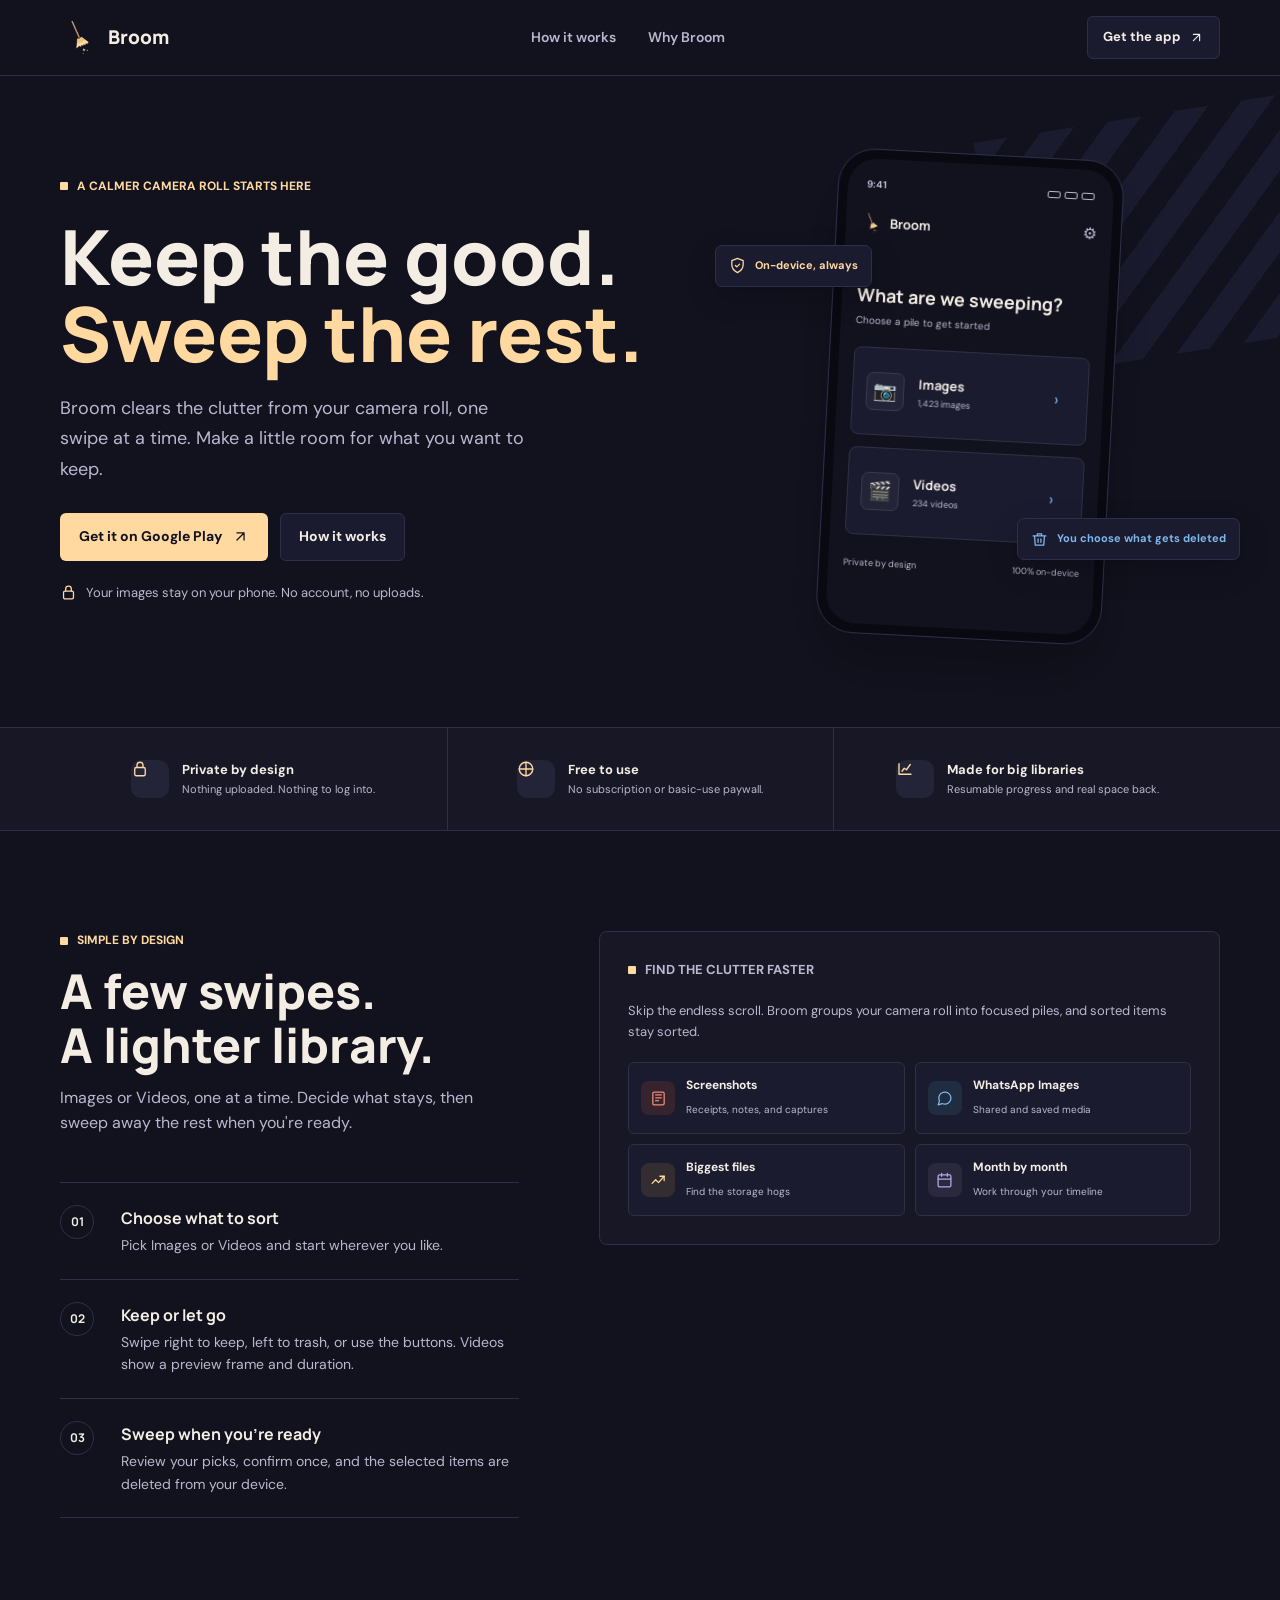
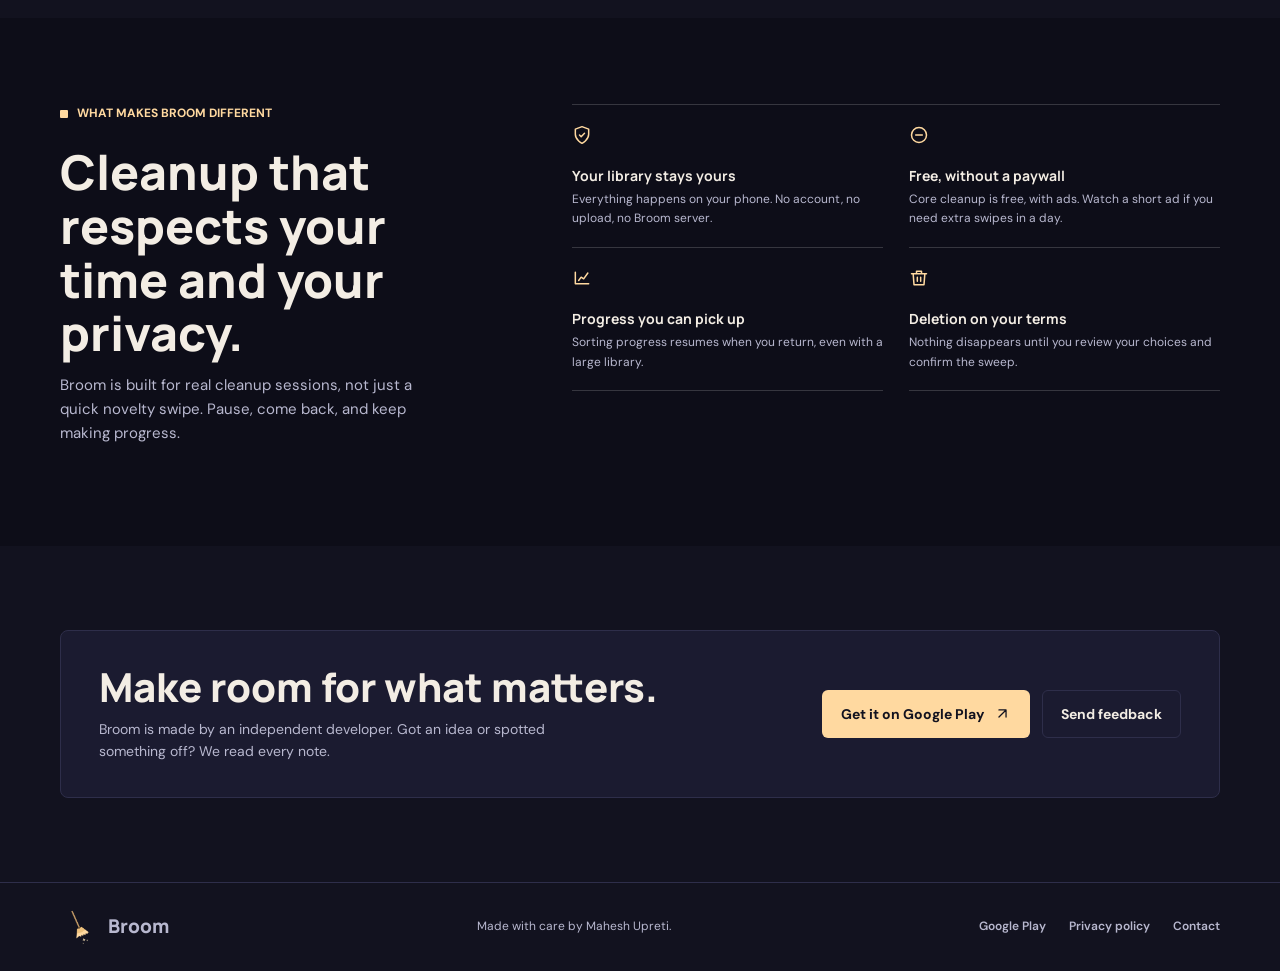
<file: broom/index.html>
<!doctype html>
<html lang="en">
<head>
  <meta charset="utf-8" />
  <meta name="viewport" content="width=device-width, initial-scale=1" />
  <meta name="theme-color" content="#12121f" />
  <title>Broom — A clearer camera roll, one swipe at a time</title>
  <meta name="description" content="Broom helps you sort photos and videos, clear the clutter, and get your storage back. Everything stays on your phone." />
  <meta property="og:title" content="Broom — A clearer camera roll, one swipe at a time" />
  <meta property="og:description" content="Keep what matters. Sweep away what doesn't. Your photos and videos never leave your phone." />
  <meta property="og:type" content="website" />
  <link rel="icon" type="image/png" href="assets/icon.png" />
  <link rel="preconnect" href="https://fonts.googleapis.com" />
  <link rel="preconnect" href="https://fonts.gstatic.com" crossorigin />
  <link href="https://fonts.googleapis.com/css2?family=DM+Sans:wght@400;500;600;700&family=Manrope:wght@400;500;600;700;800&display=swap" rel="stylesheet" />
  <style>
    :root {
      color-scheme: dark;
      --paper: #12121f;
      --ink: #f3ede4;
      --muted: #b8b8cf;
      --line: #2e2e4a;
      --gold: #ffd9a0;
      --blue: #7db8ec;
      --coral: #e07b7b;
      --surface: #1b1b30;
      --sans: "DM Sans", sans-serif;
      --display: "Manrope", sans-serif;
    }

    *, *::before, *::after { box-sizing: border-box; }
    html { scroll-behavior: smooth; }
    body {
      margin: 0;
      background: var(--paper);
      color: var(--ink);
      font-family: var(--sans);
      font-size: 16px;
      line-height: 1.6;
      -webkit-font-smoothing: antialiased;
    }
    a { color: inherit; text-decoration: none; }
    button { font: inherit; }
    .wrap { width: min(1160px, calc(100% - 48px)); margin-inline: auto; }

    .topbar { height: 76px; display: flex; align-items: center; border-bottom: 1px solid var(--line); }
    .nav { display: flex; align-items: center; justify-content: space-between; gap: 24px; }
    .brand { display: inline-flex; align-items: center; gap: 10px; font: 800 19px/1 var(--display); letter-spacing: 0; }
    .brand-mark { display: block; width: 38px; height: 38px; flex: none; border-radius: 10px; object-fit: contain; }
    .nav-links { display: flex; align-items: center; gap: 32px; color: var(--muted); font-size: 14px; font-weight: 600; }
    .nav-links a:hover, .text-link:hover { color: var(--ink); }
    .nav-cta { display: inline-flex; align-items: center; gap: 8px; padding: 10px 15px; border: 1px solid var(--line); border-radius: 6px; background: var(--surface); font-size: 13px; font-weight: 700; }
    .nav-cta svg { width: 15px; height: 15px; }

    .hero { position: relative; overflow: hidden; padding: 78px 0 88px; }
    .hero::before { content: ""; position: absolute; width: 390px; height: 240px; right: -100px; top: 35px; transform: rotate(-9deg); background: repeating-linear-gradient(135deg, #1b1b30 0 24px, transparent 24px 48px); }
    .hero-grid { position: relative; display: grid; grid-template-columns: 1fr 0.85fr; align-items: center; gap: 70px; }
    .eyebrow { display: flex; align-items: center; gap: 9px; margin: 0 0 22px; color: var(--gold); font-size: 12px; font-weight: 700; letter-spacing: 0; text-transform: uppercase; }
    .eyebrow::before { content: ""; width: 8px; height: 8px; border-radius: 1px; background: var(--gold); }
    h1, h2, h3, p { margin-top: 0; }
    h1 { max-width: 620px; margin-bottom: 20px; font: 800 clamp(48px, 6vw, 76px)/1.02 var(--display); letter-spacing: 0; }
    h1 span { color: var(--gold); }
    .hero-copy { max-width: 480px; margin-bottom: 28px; color: var(--muted); font-size: 18px; line-height: 1.7; }
    .actions { display: flex; flex-wrap: wrap; gap: 12px; align-items: center; }
    .button { min-height: 48px; display: inline-flex; align-items: center; justify-content: center; gap: 10px; padding: 0 18px; border: 1px solid transparent; border-radius: 6px; font-size: 14px; font-weight: 700; transition: transform 160ms ease, background 160ms ease; }
    .button:hover { transform: translateY(-2px); }
    .button--primary { background: var(--gold); color: #12121f; }
    .button--primary:hover { background: #f4cb83; }
    .button--quiet { border-color: var(--line); background: var(--surface); }
    .button svg { width: 17px; height: 17px; }
    .hero-note { display: flex; gap: 9px; align-items: center; margin-top: 22px; color: var(--muted); font-size: 13px; }
    .hero-note svg { width: 17px; height: 17px; color: var(--gold); flex: none; }

    .device-stage { min-height: 470px; display: grid; place-items: center; position: relative; }
    .device { position: relative; z-index: 1; width: 286px; padding: 9px; border: 1px solid #2e2e4a; border-radius: 37px; background: #090912; box-shadow: 0 30px 60px #00000044; transform: rotate(3deg); animation: arrive 700ms cubic-bezier(.2,.8,.2,1) both; }
    .screen { min-height: 465px; overflow: hidden; padding: 18px 15px 15px; border-radius: 29px; background: #12121f; color: var(--ink); }
    .phone-status { display: flex; align-items: center; justify-content: space-between; padding: 0 4px; color: var(--muted); font-size: 10px; font-weight: 700; }
    .phone-status-icons { display: flex; gap: 4px; }
    .phone-status-icons span { width: 13px; height: 7px; border: 1.5px solid currentColor; border-radius: 2px; }
    .phone-header { display: flex; justify-content: space-between; align-items: center; margin: 17px 0 0; }
    .phone-brand { display: flex; align-items: center; gap: 7px; font: 700 13px var(--display); }
    .phone-brand img { width: 22px; height: 22px; border-radius: 6px; }
    .phone-settings { color: var(--muted); font-size: 16px; }
    .phone-title { margin: 48px 0 18px; }
    .phone-title strong { display: block; font: 700 18px/1.3 var(--display); }
    .phone-title small { display: block; margin-top: 6px; color: var(--muted); font-size: 10px; }
    .choice-list { display: grid; gap: 12px; }
    .choice-card { min-height: 88px; display: grid; grid-template-columns: 42px 1fr 20px; align-items: center; gap: 10px; padding: 13px; border: 1px solid #302f44; border-radius: 8px; background: #1b1b30; }
    .choice-icon { width: 38px; height: 38px; display: grid; place-items: center; border: 1px solid #3a3850; border-radius: 7px; background: #242438; font-size: 19px; }
    .choice-copy strong { display: block; font: 700 13px var(--display); }
    .choice-copy small { display: block; margin-top: 3px; color: var(--muted); font-size: 9px; }
    .choice-arrow { color: var(--blue); font-size: 17px; }
    .phone-foot { display: flex; justify-content: space-between; margin-top: 21px; color: var(--muted); font-size: 9px; }
    .float-note { position: absolute; z-index: 2; display: flex; align-items: center; gap: 9px; padding: 11px 13px; border: 1px solid var(--line); border-radius: 7px; background: var(--surface); box-shadow: 0 10px 30px #00000030; font-size: 11px; font-weight: 700; animation: arrive 700ms 140ms cubic-bezier(.2,.8,.2,1) both; }
    .float-note svg { width: 17px; height: 17px; }
    .float-note--privacy { left: -4px; top: 91px; color: var(--gold); }
    .float-note--space { right: -20px; bottom: 79px; color: var(--blue); }
    .float-note--space svg { color: var(--blue); }

    .proof { border-block: 1px solid var(--line); background: #171725; }
    .proof-row { display: grid; grid-template-columns: repeat(3, 1fr); }
    .proof-item { min-height: 102px; display: flex; align-items: center; justify-content: center; gap: 13px; padding: 16px; }
    .proof-item + .proof-item { border-left: 1px solid var(--line); }
    .proof-icon { width: 38px; aspect-ratio: 1; display: grid; place-items: center; flex: none; border-radius: 10px; background: #242438; }
    .proof-icon svg { width: 18px; height: 18px; }
    .proof-item strong { display: block; color: var(--ink); font-size: 13px; }
    .proof-item span { display: block; color: var(--muted); font-size: 11px; }

    .section { padding: 100px 0; }
    .section-heading { max-width: 620px; margin-bottom: 46px; }
    .section-heading .eyebrow { margin-bottom: 14px; }
    h2 { margin-bottom: 13px; font: 800 clamp(34px, 4vw, 48px)/1.12 var(--display); letter-spacing: 0; }
    .section-heading > p:last-child { max-width: 520px; margin-bottom: 0; color: var(--muted); }

    .flow { display: grid; grid-template-columns: 0.85fr 1.15fr; align-items: start; gap: 80px; }
    .step-list { border-top: 1px solid var(--line); }
    .step { display: grid; grid-template-columns: 46px 1fr; gap: 15px; padding: 22px 0; border-bottom: 1px solid var(--line); }
    .step-number { width: 34px; height: 34px; display: grid; place-items: center; border: 1px solid var(--line); border-radius: 50%; font: 700 12px var(--display); }
    .step h3 { margin: 2px 0 5px; font: 700 16px/1.4 var(--display); }
    .step p { margin: 0; color: var(--muted); font-size: 14px; }
    .category-panel { padding: 28px; border: 1px solid var(--line); border-radius: 8px; background: #171725; }
    .category-panel > p { margin-bottom: 20px; color: var(--muted); font-size: 13px; }
    .category-list { display: grid; grid-template-columns: 1fr 1fr; gap: 10px; }
    .category { min-height: 72px; display: flex; align-items: center; gap: 11px; padding: 12px; border: 1px solid #302f44; border-radius: 6px; background: var(--surface); }
    .category-icon { width: 34px; height: 34px; display: grid; place-items: center; flex: none; border-radius: 8px; }
    .category-icon svg { width: 17px; height: 17px; }
    .category:nth-child(1) .category-icon { background: #35242d; color: #f28a72; }
    .category:nth-child(2) .category-icon { background: #202d40; color: #7db8ec; }
    .category:nth-child(3) .category-icon { background: #332c31; color: #ffd9a0; }
    .category:nth-child(4) .category-icon { background: #29283d; color: #b5a5e8; }
    .category strong { display: block; font-size: 12px; }
    .category small { color: var(--muted); font-size: 10px; }

    .difference { padding: 86px 0; background: #0d0d18; color: var(--ink); }
    .difference .eyebrow { color: var(--gold); }
    .difference .eyebrow::before { background: var(--gold); }
    .difference-grid { display: grid; grid-template-columns: 0.8fr 1.2fr; gap: 80px; align-items: start; }
    .difference h2 { max-width: 360px; }
    .difference-intro { max-width: 390px; color: var(--muted); font-size: 15px; }
    .benefits { display: grid; grid-template-columns: 1fr 1fr; gap: 0 26px; border-top: 1px solid #ffffff2b; }
    .benefit { padding: 20px 0 18px; border-bottom: 1px solid #ffffff2b; }
    .benefit svg { width: 20px; height: 20px; margin-bottom: 13px; color: var(--gold); }
    .benefit h3 { margin-bottom: 5px; font: 700 14px var(--display); }
    .benefit p { margin: 0; color: var(--muted); font-size: 12px; line-height: 1.65; }

    .close { padding: 84px 0; }
    .close-inner { display: flex; justify-content: space-between; align-items: center; gap: 32px; padding: 34px 38px; border: 1px solid var(--line); border-radius: 8px; background: #1b1b30; }
    .close h2 { margin-bottom: 8px; font-size: clamp(28px, 4vw, 40px); }
    .close p { max-width: 470px; margin: 0; color: var(--muted); font-size: 14px; }
    .footer { padding: 25px 0; border-top: 1px solid var(--line); }
    .footer-inner { display: flex; align-items: center; justify-content: space-between; gap: 20px; color: var(--muted); font-size: 12px; }
    .footer-links { display: flex; gap: 23px; }
    .text-link { font-weight: 600; }

    @keyframes arrive { from { opacity: 0; translate: 0 16px; } to { opacity: 1; translate: 0 0; } }
    @media (prefers-reduced-motion: reduce) {
      *, *::before, *::after { scroll-behavior: auto !important; animation-duration: 0.01ms !important; animation-iteration-count: 1 !important; transition-duration: 0.01ms !important; }
    }
    @media (max-width: 850px) {
      .hero-grid { grid-template-columns: 1fr 0.78fr; gap: 28px; }
      .device { width: 260px; }
      .screen { min-height: 440px; }
      .photo-card { height: 220px; }
      .float-note--privacy { left: -10px; }
      .float-note--space { right: -8px; }
      .flow, .difference-grid { gap: 42px; }
    }
    @media (max-width: 650px) {
      .wrap { width: min(100% - 36px, 500px); }
      .topbar { height: 66px; }
      .nav-links { display: none; }
      .nav-cta { padding: 9px 11px; }
      .hero { padding: 55px 0 44px; }
      .hero::before { width: 270px; height: 270px; top: 370px; right: -135px; }
      .hero-grid { grid-template-columns: 1fr; gap: 24px; }
      h1 { max-width: 470px; font-size: clamp(46px, 12vw, 64px); }
      .hero-copy { font-size: 16px; }
      .float-note { display: none; }
      .device-stage { min-height: 450px; margin: 0 -8px; }
      .device { width: 258px; }
      .float-note--privacy { left: 0; top: -50px; }
      .float-note--space { right: -2px; bottom: 44px; }
      .proof-row { grid-template-columns: 1fr; padding: 5px 0; }
      .proof-item { min-height: 76px; justify-content: flex-start; padding-inline: 9px; }
      .proof-item + .proof-item { border-left: 0; border-top: 1px solid var(--line); }
      .section { padding: 72px 0; }
      .section-heading { margin-bottom: 32px; }
      .flow, .difference-grid { grid-template-columns: 1fr; gap: 32px; }
      .category-panel { padding: 20px; }
      .difference { padding: 68px 0; }
      .difference h2 { max-width: 500px; }
      .benefits { gap: 0 16px; }
      .close { padding: 60px 0; }
      .close-inner { align-items: flex-start; flex-direction: column; padding: 25px 22px; }
      .footer-inner { align-items: flex-start; flex-direction: column; }
    }
    @media (max-width: 390px) {
      .wrap { width: calc(100% - 28px); }
      .brand { font-size: 17px; }
      .nav-cta { font-size: 12px; }
      .category-list { grid-template-columns: 1fr; }
      .benefits { grid-template-columns: 1fr; }
      .float-note { font-size: 10px; }
    }
  </style>
</head>
<body>
  <header class="topbar">
    <nav class="wrap nav" aria-label="Main navigation">
      <a class="brand" href="#top" aria-label="Broom home">
        <img class="brand-mark" src="assets/icon.png" alt="" />
        Broom
      </a>
      <div class="nav-links">
        <a href="#how-it-works">How it works</a>
        <a href="#built-different">Why Broom</a>
      </div>
      <a class="nav-cta" href="https://play.google.com/store/apps/details?id=com.mahupreti.broom" target="_blank" rel="noopener noreferrer">Get the app <svg viewBox="0 0 24 24" fill="none" stroke="currentColor" stroke-width="1.8" stroke-linecap="round" stroke-linejoin="round" aria-hidden="true"><path d="M7 17 17 7M7 7h10v10"/></svg></a>
    </nav>
  </header>

  <main id="top">
    <section class="hero">
      <div class="wrap hero-grid">
        <div>
          <p class="eyebrow">A calmer camera roll starts here</p>
          <h1>Keep the good.<br /><span>Sweep the rest.</span></h1>
          <p class="hero-copy">Broom clears the clutter from your camera roll, one swipe at a time. Make a little room for what you want to keep.</p>
          <div class="actions">
            <a class="button button--primary" href="https://play.google.com/store/apps/details?id=com.mahupreti.broom" target="_blank" rel="noopener noreferrer">Get it on Google Play <svg viewBox="0 0 24 24" fill="none" stroke="currentColor" stroke-width="1.8" stroke-linecap="round" stroke-linejoin="round" aria-hidden="true"><path d="M7 17 17 7M7 7h10v10"/></svg></a>
            <a class="button button--quiet" href="#how-it-works">How it works</a>
          </div>
          <p class="hero-note"><svg viewBox="0 0 24 24" fill="none" stroke="currentColor" stroke-width="1.8" stroke-linecap="round" stroke-linejoin="round" aria-hidden="true"><rect x="5" y="10" width="14" height="11" rx="2"/><path d="M8 10V7a4 4 0 0 1 8 0v3"/></svg> Your images stay on your phone. No account, no uploads.</p>
        </div>

        <div class="device-stage" aria-label="Preview of Broom's Images and Videos chooser">
          <div class="float-note float-note--privacy"><svg viewBox="0 0 24 24" fill="none" stroke="currentColor" stroke-width="1.8" stroke-linecap="round" stroke-linejoin="round" aria-hidden="true"><path d="M12 22s8-4 8-11V5l-8-3-8 3v6c0 7 8 11 8 11Z"/><path d="m9 12 2 2 4-4"/></svg> On-device, always</div>
          <div class="device" aria-hidden="true">
            <div class="screen">
              <div class="phone-status"><span>9:41</span><span class="phone-status-icons"><span></span><span></span><span></span></span></div>
              <div class="phone-header"><div class="phone-brand"><img src="assets/icon.png" alt="" /><span>Broom</span></div><span class="phone-settings" aria-hidden="true">⚙</span></div>
              <div class="phone-title"><strong>What are we sweeping?</strong><small>Choose a pile to get started</small></div>
              <div class="choice-list">
                <div class="choice-card"><span class="choice-icon" aria-hidden="true">📷</span><span class="choice-copy"><strong>Images</strong><small>1,423 images</small></span><span class="choice-arrow" aria-hidden="true">›</span></div>
                <div class="choice-card"><span class="choice-icon" aria-hidden="true">🎬</span><span class="choice-copy"><strong>Videos</strong><small>234 videos</small></span><span class="choice-arrow" aria-hidden="true">›</span></div>
              </div>
              <div class="phone-foot"><span>Private by design</span><span>100% on-device</span></div>
            </div>
          </div>
          <div class="float-note float-note--space"><svg viewBox="0 0 24 24" fill="none" stroke="currentColor" stroke-width="1.8" stroke-linecap="round" stroke-linejoin="round" aria-hidden="true"><path d="M3 7h18M5 7l1 13h12l1-13M9 7V4h6v3"/><path d="M10 11v5M14 11v5"/></svg> You choose what gets deleted</div>
        </div>
      </div>
    </section>

    <aside class="proof" aria-label="Broom highlights">
      <div class="wrap proof-row">
        <div class="proof-item"><span class="proof-icon"><svg viewBox="0 0 24 24" fill="none" stroke="#ffd9a0" stroke-width="1.8" stroke-linecap="round" stroke-linejoin="round" aria-hidden="true"><rect x="5" y="10" width="14" height="11" rx="2"/><path d="M8 10V7a4 4 0 0 1 8 0v3"/></svg></span><div><strong>Private by design</strong><span>Nothing uploaded. Nothing to log into.</span></div></div>
        <div class="proof-item"><span class="proof-icon"><svg viewBox="0 0 24 24" fill="none" stroke="#ffd9a0" stroke-width="1.8" stroke-linecap="round" stroke-linejoin="round" aria-hidden="true"><path d="M12 3v18M3 12h18"/><circle cx="12" cy="12" r="9"/></svg></span><div><strong>Free to use</strong><span>No subscription or basic-use paywall.</span></div></div>
        <div class="proof-item"><span class="proof-icon"><svg viewBox="0 0 24 24" fill="none" stroke="#ffd9a0" stroke-width="1.8" stroke-linecap="round" stroke-linejoin="round" aria-hidden="true"><path d="M4 19V5m0 14h16M8 15l3-4 3 2 5-7"/></svg></span><div><strong>Made for big libraries</strong><span>Resumable progress and real space back.</span></div></div>
      </div>
    </aside>

    <section class="section" id="how-it-works">
      <div class="wrap flow">
        <div>
          <div class="section-heading">
            <p class="eyebrow">Simple by design</p>
            <h2>A few swipes.<br />A lighter library.</h2>
            <p>Images or Videos, one at a time. Decide what stays, then sweep away the rest when you're ready.</p>
          </div>
          <div class="step-list">
            <article class="step"><span class="step-number">01</span><div><h3>Choose what to sort</h3><p>Pick Images or Videos and start wherever you like.</p></div></article>
            <article class="step"><span class="step-number">02</span><div><h3>Keep or let go</h3><p>Swipe right to keep, left to trash, or use the buttons. Videos show a preview frame and duration.</p></div></article>
            <article class="step"><span class="step-number">03</span><div><h3>Sweep when you're ready</h3><p>Review your picks, confirm once, and the selected items are deleted from your device.</p></div></article>
          </div>
        </div>
        <aside class="category-panel">
          <p class="eyebrow">Find the clutter faster</p>
          <p>Skip the endless scroll. Broom groups your camera roll into focused piles, and sorted items stay sorted.</p>
          <div class="category-list">
            <div class="category"><span class="category-icon"><svg viewBox="0 0 24 24" fill="none" stroke="currentColor" stroke-width="1.8" stroke-linecap="round" stroke-linejoin="round" aria-hidden="true"><rect x="4" y="3" width="16" height="18" rx="2"/><path d="M8 7h8M8 11h8M8 15h4"/></svg></span><div><strong>Screenshots</strong><small>Receipts, notes, and captures</small></div></div>
            <div class="category"><span class="category-icon"><svg viewBox="0 0 24 24" fill="none" stroke="currentColor" stroke-width="1.8" stroke-linecap="round" stroke-linejoin="round" aria-hidden="true"><path d="M21 11.5a8.4 8.4 0 0 1-.9 3.8 8.5 8.5 0 0 1-7.6 4.7 8.4 8.4 0 0 1-3.8-.9L3 21l1.9-5.7a8.4 8.4 0 0 1-.9-3.8 8.5 8.5 0 0 1 4.7-7.6 8.4 8.4 0 0 1 3.8-.9h.5a8.5 8.5 0 0 1 8 8v.5Z"/></svg></span><div><strong>WhatsApp Images</strong><small>Shared and saved media</small></div></div>
            <div class="category"><span class="category-icon"><svg viewBox="0 0 24 24" fill="none" stroke="currentColor" stroke-width="1.8" stroke-linecap="round" stroke-linejoin="round" aria-hidden="true"><path d="m3 16 5-5 4 4 8-9"/><path d="M14 6h6v6"/></svg></span><div><strong>Biggest files</strong><small>Find the storage hogs</small></div></div>
            <div class="category"><span class="category-icon"><svg viewBox="0 0 24 24" fill="none" stroke="currentColor" stroke-width="1.8" stroke-linecap="round" stroke-linejoin="round" aria-hidden="true"><rect x="3" y="4" width="18" height="17" rx="2"/><path d="M16 2v4M8 2v4M3 10h18"/></svg></span><div><strong>Month by month</strong><small>Work through your timeline</small></div></div>
          </div>
        </aside>
      </div>
    </section>

    <section class="difference" id="built-different">
      <div class="wrap difference-grid">
        <div>
          <p class="eyebrow">What makes Broom different</p>
          <h2>Cleanup that respects your time and your privacy.</h2>
          <p class="difference-intro">Broom is built for real cleanup sessions, not just a quick novelty swipe. Pause, come back, and keep making progress.</p>
        </div>
        <div class="benefits">
          <article class="benefit"><svg viewBox="0 0 24 24" fill="none" stroke="currentColor" stroke-width="1.8" stroke-linecap="round" stroke-linejoin="round" aria-hidden="true"><path d="M12 22s8-4 8-11V5l-8-3-8 3v6c0 7 8 11 8 11Z"/><path d="m9 12 2 2 4-4"/></svg><h3>Your library stays yours</h3><p>Everything happens on your phone. No account, no upload, no Broom server.</p></article>
          <article class="benefit"><svg viewBox="0 0 24 24" fill="none" stroke="currentColor" stroke-width="1.8" stroke-linecap="round" stroke-linejoin="round" aria-hidden="true"><circle cx="12" cy="12" r="9"/><path d="M8 12h8"/></svg><h3>Free, without a paywall</h3><p>Core cleanup is free, with ads. Watch a short ad if you need extra swipes in a day.</p></article>
          <article class="benefit"><svg viewBox="0 0 24 24" fill="none" stroke="currentColor" stroke-width="1.8" stroke-linecap="round" stroke-linejoin="round" aria-hidden="true"><path d="M4 19V5m0 14h16M8 15l3-4 3 2 5-7"/></svg><h3>Progress you can pick up</h3><p>Sorting progress resumes when you return, even with a large library.</p></article>
          <article class="benefit"><svg viewBox="0 0 24 24" fill="none" stroke="currentColor" stroke-width="1.8" stroke-linecap="round" stroke-linejoin="round" aria-hidden="true"><path d="M3 7h18M5 7l1 13h12l1-13M9 7V4h6v3"/><path d="M10 11v5M14 11v5"/></svg><h3>Deletion on your terms</h3><p>Nothing disappears until you review your choices and confirm the sweep.</p></article>
        </div>
      </div>
    </section>

    <section class="close">
      <div class="wrap close-inner">
        <div><h2>Make room for what matters.</h2><p>Broom is made by an independent developer. Got an idea or spotted something off? We read every note.</p></div>
        <div class="actions">
          <a class="button button--primary" href="https://play.google.com/store/apps/details?id=com.mahupreti.broom" target="_blank" rel="noopener noreferrer">Get it on Google Play <svg viewBox="0 0 24 24" fill="none" stroke="currentColor" stroke-width="1.8" stroke-linecap="round" stroke-linejoin="round" aria-hidden="true"><path d="M7 17 17 7M7 7h10v10"/></svg></a>
          <a class="button button--quiet" href="mailto:maheshupretiofficial@gmail.com?subject=Broom%20feedback">Send feedback</a>
        </div>
      </div>
    </section>
  </main>

  <footer class="footer">
    <div class="wrap footer-inner">
      <a class="brand" href="#top"><img class="brand-mark" src="assets/icon.png" alt="" />Broom</a>
      <span>Made with care by Mahesh Upreti.</span>
      <div class="footer-links"><a class="text-link" href="https://play.google.com/store/apps/details?id=com.mahupreti.broom" target="_blank" rel="noopener noreferrer">Google Play</a><a class="text-link" href="privacy.html">Privacy policy</a><a class="text-link" href="mailto:maheshupretiofficial@gmail.com">Contact</a></div>
    </div>
  </footer>
</body>
</html>
</file>
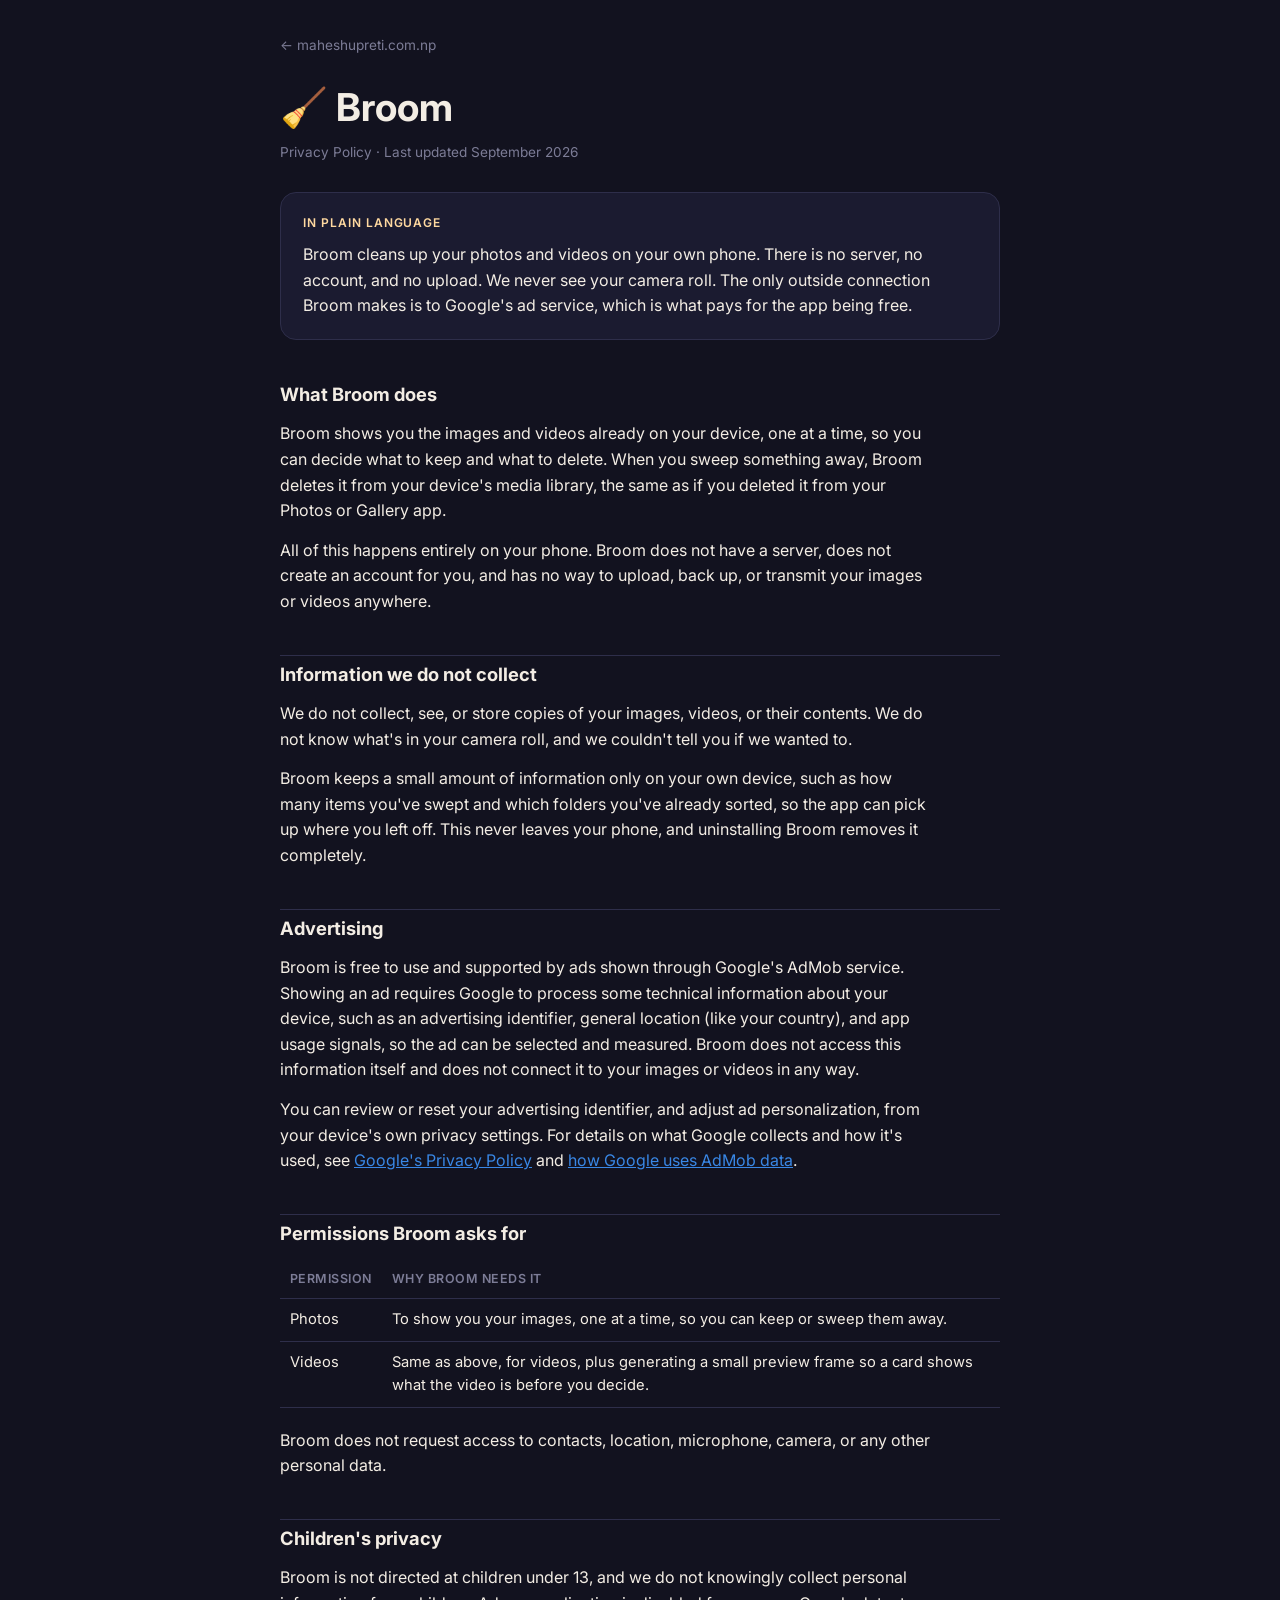
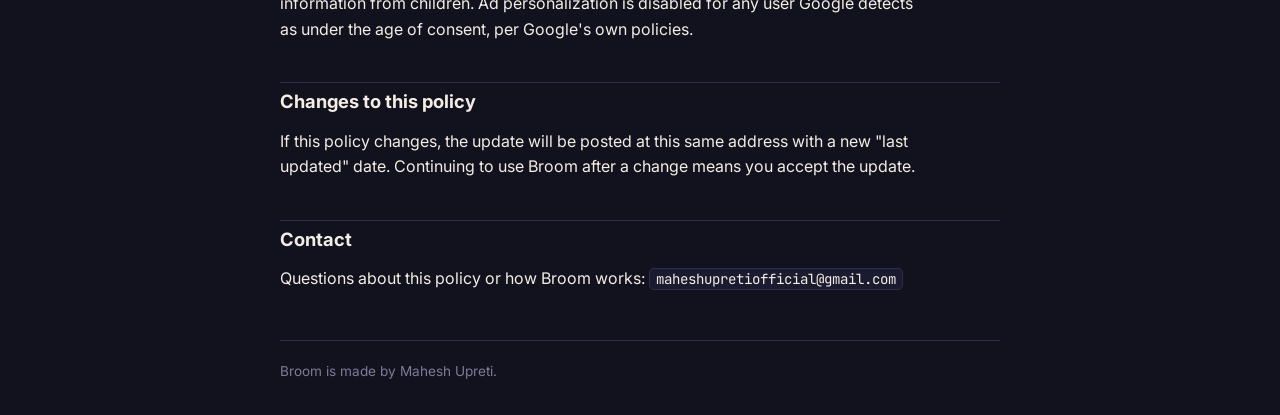
<file: broom/privacy.html>
<!doctype html>
<html lang="en">
<head>
<meta charset="utf-8" />
<meta name="viewport" content="width=device-width, initial-scale=1" />
<title>Broom Privacy Policy</title>
<meta name="description" content="What Broom collects, what it doesn't, and how its ads work.">
<link rel="stylesheet" href="https://fonts.googleapis.com/css2?family=Inter:wght@400;500;600;700&family=JetBrains+Mono:wght@400;500&display=swap">
<style>
  :root {
    --bg: #12121f;
    --card: #1b1b30;
    --line: #2e2e4a;
    --text: #f3ede4;
    --dim: #b8b8cf;
    --faint: #7c7c96;
    --gold: #ffd9a0;
    --keep: #3987e5;
    color-scheme: dark;
  }

  * { box-sizing: border-box; }
  html, body { margin: 0; padding: 0; }
  body {
    background: var(--bg);
    color: var(--text);
    font-family: "Inter", ui-sans-serif, system-ui, sans-serif;
    font-size: 16px;
    line-height: 1.6;
    padding-inline: 20px;
    padding-block: 32px;
  }
  main {
    max-width: 720px;
    margin-inline: auto;
  }
  .back {
    display: inline-block;
    color: var(--faint);
    font-size: 0.85rem;
    text-decoration: none;
    margin-bottom: 20px;
  }
  .back:hover { color: var(--dim); }
  h1, h2 { text-wrap: balance; }
  h1 {
    font-size: clamp(1.8rem, 5vw, 2.4rem);
    margin: 0 0 4px;
    display: flex;
    align-items: center;
    gap: 12px;
  }
  .updated {
    color: var(--faint);
    font-size: 0.85rem;
    margin: 0 0 28px;
  }
  h2 {
    font-size: 1.15rem;
    margin: 40px 0 12px;
    padding-top: 4px;
    border-top: 1px solid var(--line);
  }
  h2:first-of-type { border-top: none; padding-top: 0; }
  p { margin: 0 0 14px; max-width: 65ch; }
  .tldr {
    background: var(--card);
    border: 1px solid var(--line);
    border-radius: 16px;
    padding: 20px 22px;
    margin: 24px 0 36px;
  }
  .tldr p:last-child { margin-bottom: 0; }
  .tldr .label {
    font-size: 0.75rem;
    font-weight: 600;
    letter-spacing: 0.08em;
    text-transform: uppercase;
    color: var(--gold);
    margin-bottom: 10px;
    display: block;
  }
  a { color: var(--keep); }
  table {
    width: 100%;
    border-collapse: collapse;
    margin: 4px 0 20px;
    font-size: 0.92rem;
  }
  th, td {
    text-align: left;
    padding: 9px 10px;
    border-bottom: 1px solid var(--line);
    vertical-align: top;
  }
  th {
    color: var(--faint);
    font-weight: 600;
    font-size: 0.78rem;
    text-transform: uppercase;
    letter-spacing: 0.04em;
  }
  code {
    font-family: "JetBrains Mono", ui-monospace, monospace;
    font-size: 0.88em;
    background: var(--card);
    padding: 1px 6px;
    border-radius: 5px;
    border: 1px solid var(--line);
  }
  footer {
    margin-top: 48px;
    padding-top: 20px;
    border-top: 1px solid var(--line);
    color: var(--faint);
    font-size: 0.85rem;
  }
</style>
</head>
<body>
<main>
  <a class="back" href="/">&larr; maheshupreti.com.np</a>

  <h1>🧹 Broom</h1>
  <p class="updated">Privacy Policy · Last updated September 2026</p>

  <div class="tldr">
    <span class="label">In plain language</span>
    <p>Broom cleans up your photos and videos on your own phone. There is no server, no account, and no upload. We never see your camera roll. The only outside connection Broom makes is to Google's ad service, which is what pays for the app being free.</p>
  </div>

  <h2>What Broom does</h2>
  <p>Broom shows you the images and videos already on your device, one at a time, so you can decide what to keep and what to delete. When you sweep something away, Broom deletes it from your device's media library, the same as if you deleted it from your Photos or Gallery app.</p>
  <p>All of this happens entirely on your phone. Broom does not have a server, does not create an account for you, and has no way to upload, back up, or transmit your images or videos anywhere.</p>

  <h2>Information we do not collect</h2>
  <p>We do not collect, see, or store copies of your images, videos, or their contents. We do not know what's in your camera roll, and we couldn't tell you if we wanted to.</p>
  <p>Broom keeps a small amount of information only on your own device, such as how many items you've swept and which folders you've already sorted, so the app can pick up where you left off. This never leaves your phone, and uninstalling Broom removes it completely.</p>

  <h2>Advertising</h2>
  <p>Broom is free to use and supported by ads shown through Google's AdMob service. Showing an ad requires Google to process some technical information about your device, such as an advertising identifier, general location (like your country), and app usage signals, so the ad can be selected and measured. Broom does not access this information itself and does not connect it to your images or videos in any way.</p>
  <p>You can review or reset your advertising identifier, and adjust ad personalization, from your device's own privacy settings. For details on what Google collects and how it's used, see <a href="https://policies.google.com/privacy" target="_blank" rel="noopener">Google's Privacy Policy</a> and <a href="https://support.google.com/googleplay/answer/6048248" target="_blank" rel="noopener">how Google uses AdMob data</a>.</p>

  <h2>Permissions Broom asks for</h2>
  <table>
    <tr><th>Permission</th><th>Why Broom needs it</th></tr>
    <tr><td>Photos</td><td>To show you your images, one at a time, so you can keep or sweep them away.</td></tr>
    <tr><td>Videos</td><td>Same as above, for videos, plus generating a small preview frame so a card shows what the video is before you decide.</td></tr>
  </table>
  <p>Broom does not request access to contacts, location, microphone, camera, or any other personal data.</p>

  <h2>Children's privacy</h2>
  <p>Broom is not directed at children under 13, and we do not knowingly collect personal information from children. Ad personalization is disabled for any user Google detects as under the age of consent, per Google's own policies.</p>

  <h2>Changes to this policy</h2>
  <p>If this policy changes, the update will be posted at this same address with a new "last updated" date. Continuing to use Broom after a change means you accept the update.</p>

  <h2>Contact</h2>
  <p>Questions about this policy or how Broom works: <code>maheshupretiofficial@gmail.com</code></p>

  <footer>Broom is made by Mahesh Upreti.</footer>
</main>
</body>
</html>
</file>
<file: styles.css>
/* ============================================================
  Mahesh Upreti — Portfolio
  Design: technical field notes with a clear light/dark palette.
   ============================================================ */

/* ----- Tokens ----- */
:root {
  --bg:            #F1F6F7;
  --bg-elev:       #FBFDFD;
  --surface:       #E4ECEF;
  --text:          #14232B;
  --text-muted:    #526771;
  --text-subtle:   #788B94;
  --border:        #D2DFE3;
  --border-strong: #AFC1C8;
  --accent:        #245FD1;
  --accent-hover:  #1948AA;
  --accent-soft:   #DFE9FC;
  --on-accent:     #FFFFFF;
  --ok:            #2D805F;
  --gold:          #C38B32;

  /* Keep shadows restrained; structure comes from type, grid, and rules. */
  --shadow-sm: none;
  --shadow-md: none;
  --shadow-lg: none;
  --glow:      none;
  --ring:      0 0 0 3px color-mix(in oklab, var(--accent) 20%, transparent);

  --maxw: 1180px;
  --gutter: clamp(20px, 4vw, 48px);

  --serif: "Space Grotesk", "Inter", sans-serif;
  --sans:  "Inter", -apple-system, BlinkMacSystemFont, "Segoe UI", Roboto, sans-serif;
  --mono:  "JetBrains Mono", ui-monospace, "SF Mono", Menlo, Consolas, monospace;

  --radius-sm: 2px;
  --radius:    3px;
  --radius-lg: 4px;
  --radius-xl: 4px;

  --ease: cubic-bezier(0.22, 1, 0.36, 1);
}

[data-theme="dark"] {
  --bg:            #11191E;
  --bg-elev:       #18252B;
  --surface:       #22333A;
  --text:          #EEF5F6;
  --text-muted:    #B1C1C6;
  --text-subtle:   #81969D;
  --border:        #30444B;
  --border-strong: #486169;
  --accent:        #82B5FF;
  --accent-hover:  #A7CCFF;
  --accent-soft:   #20354C;
  --on-accent:     #11191E;
  --ok:            #8BD2A9;
  --gold:          #F0C779;
}

/* ----- Reset ----- */
*, *::before, *::after { box-sizing: border-box; }
html {
  scroll-behavior: smooth;
  -webkit-text-size-adjust: 100%;
  /* .reveal--right parks elements 32px to the right until they animate in,
     which would otherwise widen the document. `clip` (not `hidden`) keeps
     .about__side's position: sticky working. */
  overflow-x: clip;
}
body {
  margin: 0;
  color: var(--text);
  font-family: var(--sans);
  font-size: 17px;
  line-height: 1.65;
  font-feature-settings: "ss01", "cv11";
  -webkit-font-smoothing: antialiased;
  -moz-osx-font-smoothing: grayscale;
  transition: background-color 240ms var(--ease), color 240ms var(--ease);
  background-color: var(--bg);
}

/* Paper tooth. Deliberately barely-there — it should read as stock, not as an
   effect. This is the only texture on the page. */
body::before {
  content: "";
  position: fixed;
  inset: 0;
  z-index: 9999;
  pointer-events: none;
  opacity: 0.02;
  background-image: url("data:image/svg+xml,%3Csvg xmlns='http://www.w3.org/2000/svg' width='160' height='160'%3E%3Cfilter id='n'%3E%3CfeTurbulence type='fractalNoise' baseFrequency='0.8' numOctaves='3' stitchTiles='stitch'/%3E%3C/filter%3E%3Crect width='100%25' height='100%25' filter='url(%23n)'/%3E%3C/svg%3E");
}
[data-theme="dark"] body::before { opacity: 0.03; }

img, svg { display: block; max-width: 100%; }
button { font: inherit; color: inherit; background: none; border: 0; cursor: pointer; }
a { color: inherit; text-decoration: none; }
ul, ol, dl, dd { margin: 0; padding: 0; }
ul, ol { list-style: none; }

::selection {
  background: var(--accent);
  color: var(--on-accent);
}

:where(a, button, input, textarea, [tabindex]):focus-visible {
  outline: 2px solid var(--accent);
  outline-offset: 3px;
  border-radius: var(--radius-sm);
}

/* ----- Layout ----- */
.container {
  width: 100%;
  max-width: var(--maxw);
  margin: 0 auto;
  padding: 0 var(--gutter);
}

.section {
  padding: clamp(72px, 12vw, 140px) 0;
  position: relative;
}

.section + .section { border-top: 1px solid var(--border); }

/* ----- Type ----- */
.serif-italic {
  font-family: var(--serif);
  font-style: italic;
  color: var(--gold);
  -webkit-text-fill-color: var(--gold);
  font-weight: 400;
}

.section__head {
  max-width: 760px;
  margin-bottom: clamp(40px, 6vw, 72px);
}
.section__label {
  display: inline-flex;
  align-items: center;
  gap: 10px;
  font-family: var(--mono);
  font-size: 12px;
  letter-spacing: 0.06em;
  color: var(--text-muted);
  margin: 0 0 20px;
  text-transform: lowercase;
}
/* Small accent square instead of a chip — a printer's mark, not a UI pill. */
.section__label::before {
  content: "";
  width: 6px;
  height: 6px;
  background: var(--gold);
  flex: none;
}
.section__title {
  font-family: var(--serif);
  font-weight: 400;
  font-size: clamp(34px, 5.4vw, 60px);
  line-height: 1.05;
  letter-spacing: -0.015em;
  margin: 0;
}
.section__sub {
  margin: 18px 0 0;
  color: var(--text-muted);
  font-size: 17px;
  max-width: 56ch;
}
/* Short accent rule under every section heading block. */
.section__head::after {
  content: "";
  display: block;
  width: 56px;
  height: 2px;
  margin-top: 26px;
  background: var(--accent);
}

.lede {
  font-size: clamp(18px, 1.4vw, 20px);
  line-height: 1.6;
  color: var(--text);
}

em {
  font-family: var(--serif);
  font-style: italic;
  color: var(--accent);
  font-size: 1.08em;
}

/* ============================================================
   Navigation
   ============================================================ */
.nav {
  position: fixed;
  inset: 0 0 auto 0;
  z-index: 50;
  background: var(--bg);
  border-bottom: 1px solid transparent;
  transition: border-color 200ms var(--ease);
}
.nav--scrolled { border-bottom-color: var(--border); }

.nav__inner {
  display: flex;
  align-items: center;
  justify-content: space-between;
  height: 68px;
  gap: 32px;
}

.nav__logo {
  display: inline-flex;
  align-items: baseline;
  gap: 4px;
  font-family: var(--mono);
  font-size: 13.5px;
  letter-spacing: 0.02em;
  color: var(--text);
  transition: opacity 180ms var(--ease);
}
.nav__logo:hover { opacity: 0.7; }
.nav__logo-mark { color: var(--accent); }

.nav__links {
  display: flex;
  align-items: center;
  gap: 4px;
}
.nav__links a {
  display: inline-block;
  padding: 8px 14px;
  border-radius: var(--radius-sm);
  font-size: 14px;
  font-weight: 500;
  color: var(--text-muted);
  transition: color 160ms var(--ease), background 160ms var(--ease);
}
.nav__links a:hover { color: var(--text); background: color-mix(in oklab, var(--surface) 60%, transparent); }
.nav__links a.active {
  color: var(--text);
  background: var(--surface);
}

.nav__actions {
  display: flex;
  align-items: center;
  gap: 10px;
}

.theme-toggle {
  width: 38px;
  height: 38px;
  display: inline-flex;
  align-items: center;
  justify-content: center;
  border-radius: 999px;
  color: var(--text);
  border: 1px solid var(--border);
  background: var(--bg-elev);
  box-shadow: var(--shadow-sm);
  transition: background 160ms var(--ease), border-color 160ms var(--ease), transform 220ms var(--ease), box-shadow 220ms var(--ease);
  position: relative;
}
.theme-toggle:hover {
  border-color: color-mix(in oklab, var(--accent) 55%, var(--border));
  color: var(--accent);
  transform: translateY(-1px);
  box-shadow: var(--shadow-md);
}
.theme-toggle:active { transform: translateY(0) scale(0.94); }
.theme-toggle__icon { position: absolute; transition: opacity 240ms var(--ease), transform 320ms var(--ease); }
[data-theme="dark"] .theme-toggle__icon--sun { opacity: 1; transform: rotate(0); }
[data-theme="dark"] .theme-toggle__icon--moon { opacity: 0; transform: rotate(-30deg); }
[data-theme="light"] .theme-toggle__icon--sun { opacity: 0; transform: rotate(30deg); }
[data-theme="light"] .theme-toggle__icon--moon { opacity: 1; transform: rotate(0); }

.nav__toggle {
  display: none;
  flex-direction: column;
  gap: 5px;
  width: 38px;
  height: 38px;
  align-items: center;
  justify-content: center;
  border-radius: 999px;
  border: 1px solid var(--border);
}
.nav__toggle span {
  display: block;
  width: 16px;
  height: 1.5px;
  background: var(--text);
  transition: transform 220ms var(--ease), opacity 160ms var(--ease);
}
.nav__toggle.active span:nth-child(1) { transform: translateY(3px) rotate(45deg); }
.nav__toggle.active span:nth-child(2) { transform: translateY(-3px) rotate(-45deg); }

/* ============================================================
   Hero
   ============================================================ */
.hero {
  padding-top: clamp(120px, 16vw, 180px);
  padding-bottom: clamp(80px, 12vw, 140px);
  position: relative;
  overflow: hidden;
}

.hero__inner { position: relative; z-index: 1; }

.hero__status {
  position: relative;
  display: inline-flex;
  align-items: center;
  gap: 10px;
  flex-wrap: wrap;
  padding: 7px 0;
  border-top: 1px solid var(--border);
  border-bottom: 1px solid var(--border);
  font-family: var(--mono);
  font-size: 12.5px;
  color: var(--text-muted);
  margin-bottom: 36px;
  font-variant-numeric: tabular-nums;
}
#localTime { font-variant-numeric: tabular-nums; }
.status-dot {
  width: 7px;
  height: 7px;
  border-radius: 50%;
  background: var(--ok);
  box-shadow: 0 0 0 4px color-mix(in oklab, var(--ok) 22%, transparent);
  animation: pulse 2.4s ease-in-out infinite;
}
.status-text { color: var(--text); }
.status-sep { opacity: 0.5; }

@keyframes pulse {
  0%, 100% { opacity: 1; transform: scale(1); }
  50% { opacity: 0.55; transform: scale(0.9); }
}

.hero__eyebrow {
  font-family: var(--mono);
  font-size: 13px;
  color: var(--text-muted);
  margin: 0 0 18px;
  letter-spacing: 0.01em;
}

.hero__name {
  font-family: var(--serif);
  font-weight: 600;
  font-size: 112px;
  line-height: 0.95;
  letter-spacing: 0;
  margin: 0;
  color: var(--text);
}

.hero__lede {
  font-family: var(--serif);
  font-size: 28px;
  line-height: 1.35;
  letter-spacing: 0;
  color: var(--text);
  max-width: 24ch;
  margin: clamp(28px, 4vw, 42px) 0 0;
  font-weight: 400;
}

.hero__actions {
  display: flex;
  flex-wrap: wrap;
  gap: 14px;
  margin-top: clamp(28px, 4vw, 40px);
}

/* A masthead-style run of columns under a rule, not a row of cards. */
.hero__meta {
  margin-top: clamp(48px, 7vw, 80px);
  display: grid;
  grid-template-columns: repeat(3, minmax(0, 1fr));
  gap: 0;
  border-top: 1px solid var(--text);
  padding-top: 18px;
}
.hero__meta div {
  position: relative;
  display: flex;
  flex-direction: column;
  gap: 7px;
  padding: 4px 28px 4px 0;
}
.hero__meta div + div {
  border-left: 1px solid var(--border);
  padding-left: 28px;
}
.hero__meta dt {
  font-family: var(--mono);
  font-size: 11px;
  color: var(--text-subtle);
  letter-spacing: 0.08em;
  text-transform: uppercase;
}
.hero__meta dd {
  font-size: 15px;
  color: var(--text);
  margin: 0;
  line-height: 1.45;
}

/* ============================================================
   Buttons
   ============================================================ */
.btn {
  position: relative;
  display: inline-flex;
  align-items: center;
  justify-content: center;
  gap: 9px;
  padding: 13px 22px;
  border-radius: var(--radius);
  font-size: 14.5px;
  font-weight: 500;
  letter-spacing: -0.005em;
  border: 1px solid transparent;
  transition: background 180ms var(--ease), color 180ms var(--ease), border-color 180ms var(--ease);
  cursor: pointer;
  white-space: nowrap;
}
.btn--primary {
  background: var(--accent);
  color: var(--on-accent);
}
.btn--primary:hover { background: var(--accent-hover); }

.btn--ghost {
  border-color: var(--text);
  color: var(--text);
  background: transparent;
}
.btn--ghost:hover {
  background: var(--text);
  color: var(--bg);
  border-color: var(--text);
}
.btn--full { width: 100%; }
.btn svg { transition: transform 220ms var(--ease); }
.btn:hover svg { transform: translateX(3px); }

/* ============================================================
   About
   ============================================================ */
.about__grid {
  display: grid;
  grid-template-columns: 1.4fr 1fr;
  gap: clamp(40px, 6vw, 80px);
  align-items: start;
}
.about__copy p {
  margin: 0 0 18px;
  color: var(--text);
}
.about__copy p:last-child { margin-bottom: 0; }
.about__copy .lede { margin-bottom: 22px; }

.about__side {
  display: flex;
  flex-direction: column;
  gap: 28px;
  position: sticky;
  top: 100px;
}
.about__portrait {
  position: relative;
  margin: 0;
  border-radius: var(--radius-lg);
  overflow: hidden;
  border: 1px solid var(--border);
  background: var(--surface);
  aspect-ratio: 4 / 5;
  box-shadow: var(--shadow-md);
  transition: transform 400ms var(--ease), box-shadow 400ms var(--ease);
}
.about__portrait img {
  width: 100%;
  height: 100%;
  object-fit: cover;
  filter: saturate(0.92) contrast(1.02);
  transition: filter 400ms var(--ease);
}
.about__portrait:hover img { filter: saturate(1) contrast(1.02); }

.about__stats {
  position: relative;
  display: grid;
  gap: 18px;
  padding: 22px 0 0;
  border-top: 1px solid var(--text);
}
.about__stats div {
  display: flex;
  align-items: baseline;
  justify-content: space-between;
  gap: 16px;
  padding-bottom: 18px;
  border-bottom: 1px dashed var(--border);
}
.about__stats div:last-child { padding-bottom: 0; border-bottom: 0; }
.about__stats dt {
  font-family: var(--mono);
  font-size: 12px;
  color: var(--text-muted);
  letter-spacing: 0.02em;
  text-transform: lowercase;
}
.about__stats dd {
  font-family: var(--serif);
  font-size: 30px;
  margin: 0;
  line-height: 1;
  color: var(--text);
}
.stat__plus { color: var(--accent); margin-left: 1px; }
/* Non-numeric stat values read better as small mono, not display serif. */
.about__stats dd.stat__text {
  font-family: var(--mono);
  font-size: 12.5px;
  line-height: 1.4;
  text-align: right;
  letter-spacing: 0.01em;
}

/* ============================================================
   Stack
   ============================================================ */
/* A ruled grid of cells, like a spec table — not a deck of floating cards. */
.stack__grid {
  display: grid;
  grid-template-columns: repeat(3, minmax(0, 1fr));
  gap: 0;
  border-top: 1px solid var(--border);
  border-left: 1px solid var(--border);
}
.stack-card {
  position: relative;
  padding: 26px 24px 24px;
  border-right: 1px solid var(--border);
  border-bottom: 1px solid var(--border);
  transition: background 200ms var(--ease);
}
.stack-card:hover { background: var(--bg-elev); }

.stack-card__head {
  display: flex;
  align-items: center;
  gap: 12px;
  margin-bottom: 18px;
}
.stack-card__icon {
  flex: none;
  width: 26px;
  height: 26px;
  display: inline-flex;
  align-items: center;
  justify-content: center;
  color: var(--accent);
  transition: color 200ms var(--ease);
}
.stack-card__icon svg { width: 22px; height: 22px; }
.stack-card__num {
  font-family: var(--mono);
  font-size: 10.5px;
  letter-spacing: 0.08em;
  color: var(--text-subtle);
  margin-left: auto;
  align-self: flex-start;
}
.stack-card__head h3 {
  font-family: var(--serif);
  font-size: 22px;
  font-weight: 400;
  letter-spacing: -0.005em;
  margin: 0;
  line-height: 1.2;
}
.stack-card__tags {
  display: flex;
  flex-wrap: wrap;
  gap: 6px;
}
.stack-card__tags li {
  font-family: var(--mono);
  font-size: 12px;
  padding: 3px 9px;
  color: var(--text-muted);
  border: 1px solid var(--border);
  border-radius: var(--radius-sm);
  transition: color 180ms var(--ease), border-color 180ms var(--ease);
}
.stack-card:hover .stack-card__tags li {
  color: var(--text);
  border-color: var(--border-strong);
}

/* ============================================================
   Experience (timeline)
   ============================================================ */
.timeline { display: flex; flex-direction: column; }
.timeline__item {
  display: grid;
  grid-template-columns: 200px 1fr;
  gap: 32px;
  padding-bottom: 56px;
  position: relative;
}
.timeline__item:last-child { padding-bottom: 0; }

.timeline__rail {
  position: relative;
  padding-top: 8px;
}
.timeline__rail::before {
  content: "";
  position: absolute;
  left: 5px;
  top: 16px;
  bottom: -56px;
  width: 1px;
  background: var(--border-strong);
}
.timeline__item:last-child .timeline__rail::before { display: none; }
.timeline__node {
  display: block;
  width: 11px;
  height: 11px;
  background: var(--bg);
  border: 2px solid var(--border-strong);
  position: relative;
  z-index: 1;
}
/* Only the current role gets the accent — it means something because it's rare. */
.timeline__item:first-child .timeline__node {
  background: var(--accent);
  border-color: var(--accent);
}

.timeline__body {
  padding-top: 2px;
  border-bottom: 1px solid var(--border);
  padding-bottom: 48px;
}
.timeline__item:last-child .timeline__body { border-bottom: 0; padding-bottom: 0; }
.timeline__meta {
  font-family: var(--mono);
  font-size: 12.5px;
  color: var(--text-muted);
  margin: 0 0 10px;
  display: flex;
  flex-wrap: wrap;
  gap: 8px;
  align-items: center;
}
.timeline__sep { opacity: 0.5; }
.timeline__loc { color: var(--text); }
.timeline__title {
  font-family: var(--serif);
  font-size: clamp(24px, 2.4vw, 32px);
  font-weight: 400;
  margin: 0 0 14px;
  letter-spacing: -0.01em;
  line-height: 1.15;
}
.timeline__desc {
  margin: 0 0 18px;
  color: var(--text);
  max-width: 64ch;
}
.timeline__tags {
  display: flex;
  flex-wrap: wrap;
  gap: 6px;
}
.timeline__tags li {
  font-family: var(--mono);
  font-size: 11.5px;
  padding: 3px 9px;
  color: var(--text-muted);
  border: 1px solid var(--border);
  border-radius: var(--radius-sm);
  transition: color 180ms var(--ease), border-color 180ms var(--ease);
}
.timeline__item:hover .timeline__tags li {
  color: var(--text);
  border-color: var(--border-strong);
}

/* ============================================================
   Work / Selected projects
   ============================================================ */
.work__list { display: flex; flex-direction: column; }
.work-item {
  position: relative;
  display: grid;
  grid-template-columns: 200px 1fr;
  gap: 32px;
  padding: 40px 24px 40px 28px;
  border-top: 1px solid var(--border);
  transition: background 260ms var(--ease), transform 260ms var(--ease);
}
.work-item:last-child { border-bottom: 1px solid var(--border); }
.work-item:hover { background: var(--bg-elev); }
/* Accent spine that draws down the left edge on hover. */
.work-item::before {
  content: "";
  position: absolute;
  left: 0;
  top: 0;
  bottom: 0;
  width: 2px;
  background: var(--accent);
  transform: scaleY(0);
  transform-origin: top;
  transition: transform 380ms var(--ease);
}
.work-item:hover::before { transform: scaleY(1); }

.work-item__meta {
  display: flex;
  flex-direction: column;
  gap: 6px;
  font-family: var(--mono);
  font-size: 12.5px;
  color: var(--text-muted);
}
.work-item__index {
  font-family: var(--serif);
  font-size: 40px;
  line-height: 1;
  color: var(--accent);
}

.work-item__title {
  font-family: var(--serif);
  font-size: clamp(26px, 2.8vw, 36px);
  font-weight: 400;
  margin: 0 0 14px;
  line-height: 1.15;
  letter-spacing: -0.01em;
}
.work-item__desc {
  margin: 0 0 20px;
  color: var(--text);
  max-width: 64ch;
}
.work-item__tags {
  display: flex;
  flex-wrap: wrap;
  gap: 6px;
  margin-bottom: 20px;
}
.work-item__tags li {
  font-family: var(--mono);
  font-size: 11.5px;
  padding: 3px 9px;
  color: var(--text-muted);
  border: 1px solid var(--border);
  border-radius: var(--radius-sm);
}
.work-item__link {
  display: inline-flex;
  align-items: center;
  gap: 8px;
  font-size: 14px;
  font-weight: 500;
  color: var(--text);
  border-bottom: 1px solid var(--border-strong);
  padding-bottom: 4px;
  transition: color 180ms var(--ease), border-color 180ms var(--ease);
}
.work-item__link:hover { color: var(--accent); border-bottom-color: var(--accent); }
.work-item__link-arrow {
  transition: transform 200ms var(--ease);
  font-family: var(--mono);
}
.work-item__link:hover .work-item__link-arrow { transform: translate(2px, -2px); }

/* ============================================================
   Product cards (web apps, extensions, CLIs, agents)
   ============================================================ */
.goodies__grid {
  display: grid;
  grid-template-columns: repeat(3, minmax(0, 1fr));
  gap: 18px;
}
/* Stagger the reveal across each row so a full grid doesn't pop in at once. */
.goodies__grid > .goodie-card:nth-child(3n + 2) { --delay: 0.07s; }
.goodies__grid > .goodie-card:nth-child(3n)     { --delay: 0.14s; }
.goodie-card:only-child { max-width: 460px; }
.goodie-card {
  display: flex;
  flex-direction: column;
  gap: 14px;
  padding: 24px;
  background: var(--bg-elev);
  border: 1px solid var(--border);
  border-radius: var(--radius-lg);
  transition: border-color 200ms var(--ease);
}
.goodie-card:hover { border-color: var(--text); }

.goodie-card__head {
  display: flex;
  align-items: center;
  justify-content: space-between;
  gap: 12px;
}
.goodie-card__type {
  font-family: var(--mono);
  font-size: 10.5px;
  letter-spacing: 0.09em;
  text-transform: uppercase;
  color: var(--accent);
  white-space: nowrap;
}
.goodie-card__link {
  display: inline-flex;
  align-items: center;
  justify-content: center;
  width: 30px;
  height: 30px;
  border-radius: var(--radius-sm);
  color: var(--text-subtle);
  border: 1px solid var(--border);
  transition: color 180ms var(--ease), border-color 180ms var(--ease);
}
.goodie-card__link:hover {
  color: var(--accent);
  border-color: var(--accent);
}
.goodie-card__app-icon {
  width: 21px;
  height: 21px;
  border-radius: 5px;
  object-fit: cover;
}
.goodie-card__title {
  font-family: var(--mono);
  font-size: 17px;
  font-weight: 500;
  margin: 0;
  color: var(--text);
  letter-spacing: -0.005em;
  word-break: break-word;
}
.goodie-card__desc {
  margin: 0;
  font-size: 14.5px;
  color: var(--text-muted);
  line-height: 1.55;
}
.goodie-card__desc code {
  font-family: var(--mono);
  font-size: 0.88em;
  padding: 1px 5px;
  background: var(--bg);
  border: 1px solid var(--border);
  border-radius: 4px;
  color: var(--text);
}
.goodie-card__install {
  display: block;
  font-family: var(--mono);
  font-size: 12px;
  color: var(--text);
  padding: 10px 12px;
  background: var(--bg);
  border: 1px solid var(--border);
  border-left: 2px solid var(--accent);
  border-radius: var(--radius-sm);
  overflow-x: auto;
  white-space: nowrap;
  line-height: 1.4;
  transition: color 200ms var(--ease);
}
a.goodie-card__install:hover { color: var(--accent); }
.goodie-card__links {
  display: flex;
  flex-wrap: wrap;
  gap: 16px;
}
.goodie-card__links a {
  font-family: var(--mono);
  font-size: 12px;
  color: var(--text);
  border-bottom: 1px solid var(--border);
  padding-bottom: 1px;
  transition: color 180ms var(--ease), border-color 180ms var(--ease);
}
.goodie-card__links a:hover {
  color: var(--accent);
  border-bottom-color: var(--accent);
}
.goodie-card__tags {
  display: flex;
  flex-wrap: wrap;
  gap: 6px;
  margin-top: auto;
}
.goodie-card__tags li {
  font-family: var(--mono);
  font-size: 11px;
  padding: 2px 8px;
  color: var(--text-muted);
  border: 1px solid var(--border);
  border-radius: var(--radius-sm);
}

/* ============================================================
   Credentials
   ============================================================ */
.credentials__block {
  padding: 32px 0;
  border-top: 1px solid var(--border);
}
.credentials__block:first-of-type { padding-top: 0; border-top: 0; }
.credentials__heading {
  display: inline-flex;
  align-items: center;
  gap: 10px;
  font-family: var(--mono);
  font-size: 12px;
  letter-spacing: 0.08em;
  color: var(--text-subtle);
  text-transform: uppercase;
  margin: 0 0 24px;
}
.credentials__heading::after {
  content: "";
  width: 32px;
  height: 1px;
  background: var(--accent);
}
.cert-list { display: flex; flex-direction: column; }
.cert-item {
  position: relative;
  display: grid;
  grid-template-columns: 1fr auto;
  gap: 24px;
  align-items: baseline;
  padding: 18px 16px 18px 20px;
  margin-left: -20px;
  border-top: 1px solid var(--border);
  transition: background 240ms var(--ease);
}
.cert-item:first-child { border-top: 0; }
.cert-item::before {
  content: "";
  position: absolute;
  left: 0;
  top: 24px;
  width: 5px;
  height: 5px;
  background: var(--accent);
  opacity: 0;
  transition: opacity 200ms var(--ease);
}
.cert-item:hover::before { opacity: 1; }
.cert-item__main h4 {
  font-family: var(--serif);
  font-size: 21px;
  font-weight: 400;
  margin: 0 0 4px;
  line-height: 1.25;
  letter-spacing: -0.005em;
  transition: color 200ms var(--ease);
}
.cert-item:hover .cert-item__main h4 { color: var(--accent); }
.cert-item__main p {
  margin: 0;
  color: var(--text-muted);
  font-size: 15px;
  line-height: 1.5;
}
.cert-item__date {
  font-family: var(--mono);
  font-size: 12.5px;
  color: var(--text-subtle);
  white-space: nowrap;
}
.inline-link {
  color: var(--text);
  border-bottom: 1px solid var(--border-strong);
  transition: color 160ms var(--ease), border-color 160ms var(--ease);
}
.inline-link:hover { color: var(--accent); border-bottom-color: var(--accent); }

/* ============================================================
   Contact
   ============================================================ */
.contact__grid {
  display: grid;
  grid-template-columns: 1.3fr 1fr;
  gap: clamp(40px, 6vw, 80px);
  align-items: start;
}

.contact__form { display: flex; flex-direction: column; gap: 20px; }
.form__group { display: flex; flex-direction: column; gap: 8px; }
.form__label {
  font-family: var(--mono);
  font-size: 11.5px;
  letter-spacing: 0.06em;
  color: var(--text-muted);
  text-transform: uppercase;
}
.form__input {
  width: 100%;
  padding: 15px 17px;
  font: inherit;
  font-size: 15.5px;
  color: var(--text);
  background: var(--bg-elev);
  border: 1px solid var(--border-strong);
  border-radius: var(--radius);
  transition: border-color 160ms var(--ease), box-shadow 200ms var(--ease);
}
.form__input::placeholder { color: var(--text-subtle); }
.form__input:hover { border-color: var(--text-muted); }
.form__input:focus {
  outline: 0;
  border-color: var(--accent);
  box-shadow: var(--ring);
}
.form__textarea { resize: vertical; min-height: 140px; line-height: 1.55; }

.contact__info {
  position: relative;
  display: flex;
  flex-direction: column;
  gap: 28px;
  padding: 30px 0 0;
  border-top: 2px solid var(--text);
}
.contact__info-block { display: flex; flex-direction: column; gap: 6px; }
.contact__info-label {
  font-family: var(--mono);
  font-size: 11.5px;
  letter-spacing: 0.06em;
  color: var(--text-muted);
  text-transform: uppercase;
  margin: 0;
}
.contact__info-value {
  font-size: 16px;
  color: var(--text);
  margin: 0;
}
a.contact__info-value:hover { color: var(--accent); }

.contact__socials { display: flex; flex-direction: column; gap: 6px; }
.contact__socials a {
  font-size: 15px;
  color: var(--text);
  padding: 2px 0;
  transition: color 160ms var(--ease);
  display: inline-flex;
  gap: 8px;
}
.contact__socials a:hover { color: var(--accent); }

/* ============================================================
   Writing (homepage section)
   ============================================================ */
.writing__list {
  display: flex;
  flex-direction: column;
  border-top: 1px solid var(--border);
}
.writing__empty {
  padding: 28px 0;
  color: var(--text-muted);
  font-family: var(--mono);
  font-size: 13px;
  margin: 0;
}
.writing-card {
  display: grid;
  grid-template-columns: 160px 1fr auto;
  gap: 28px;
  align-items: baseline;
  padding: 26px 16px;
  margin: 0 -16px;
  border-bottom: 1px solid var(--border);
  color: var(--text);
  transition: background 240ms var(--ease), transform 240ms var(--ease);
}
.writing-card:hover { background: var(--bg-elev); }
.writing-card--simple {
  grid-template-columns: 1fr auto;
  align-items: center;
  padding: 18px 16px;
}
.writing-card--simple .writing-card__title {
  font-family: var(--sans);
  font-size: 16px;
  font-weight: 500;
  line-height: 1.4;
}
.writing-card__date {
  font-family: var(--mono);
  font-size: 12.5px;
  color: var(--text-muted);
  white-space: nowrap;
}
.writing-card__body { display: flex; flex-direction: column; gap: 6px; }
.writing-card__title {
  font-family: var(--serif);
  font-size: clamp(20px, 1.8vw, 24px);
  font-weight: 400;
  line-height: 1.25;
  letter-spacing: -0.005em;
  margin: 0;
}
.writing-card:hover .writing-card__title { color: var(--accent); }
.writing-card__excerpt {
  margin: 0;
  font-size: 15px;
  color: var(--text-muted);
  max-width: 56ch;
  line-height: 1.55;
}
.writing-card__arrow {
  font-family: var(--mono);
  color: var(--text-subtle);
  font-size: 14px;
  transition: transform 200ms var(--ease), color 200ms var(--ease);
}
.writing-card:hover .writing-card__arrow { transform: translateX(4px); color: var(--accent); }

.writing__all {
  display: inline-flex;
  align-items: center;
  gap: 8px;
  margin-top: 32px;
  font-family: var(--mono);
  font-size: 13px;
  color: var(--text);
  border-bottom: 1px solid var(--border-strong);
  padding-bottom: 4px;
  transition: color 180ms var(--ease), border-color 180ms var(--ease);
}
.writing__all:hover { color: var(--accent); border-bottom-color: var(--accent); }

/* ============================================================
   Blog page (blog.html)
   ============================================================ */
.blog-page {
  padding: clamp(120px, 14vw, 160px) 0 clamp(80px, 12vw, 120px);
}
.blog-head { margin-bottom: clamp(40px, 6vw, 64px); }
.blog-back {
  display: inline-flex;
  align-items: center;
  gap: 8px;
  font-family: var(--mono);
  font-size: 12.5px;
  color: var(--text-muted);
  margin-bottom: 28px;
  transition: color 180ms var(--ease);
}
.blog-back:hover { color: var(--accent); }
.blog-back__arrow { font-family: var(--mono); }
.blog-title {
  font-family: var(--serif);
  font-weight: 400;
  font-size: clamp(40px, 7vw, 80px);
  line-height: 1.02;
  letter-spacing: -0.02em;
  margin: 0;
}
.blog-subtitle {
  margin: 18px 0 0;
  color: var(--text-muted);
  font-size: 18px;
  max-width: 56ch;
}

.blog-list {
  display: flex;
  flex-direction: column;
  border-top: 1px solid var(--border);
  margin-top: 32px;
}

/* ============================================================
   Article (single blog post)
   ============================================================ */
.article {
  max-width: 720px;
  margin: 0 auto;
}
.article__meta {
  font-family: var(--mono);
  font-size: 12.5px;
  color: var(--text-muted);
  display: flex;
  gap: 10px;
  flex-wrap: wrap;
  margin-bottom: 18px;
}
.article__meta-sep { opacity: 0.5; }
.article__title {
  font-family: var(--serif);
  font-weight: 400;
  font-size: clamp(36px, 5.6vw, 64px);
  line-height: 1.05;
  letter-spacing: -0.02em;
  margin: 0 0 18px;
}
.article__excerpt {
  font-family: var(--serif);
  font-size: clamp(20px, 2vw, 24px);
  line-height: 1.45;
  color: var(--text-muted);
  margin: 0 0 36px;
}
.article__tags {
  display: flex;
  flex-wrap: wrap;
  gap: 6px;
  margin-bottom: 48px;
}
.article__tags li {
  font-family: var(--mono);
  font-size: 11.5px;
  padding: 3px 9px;
  color: var(--text-muted);
  border: 1px solid var(--border);
  border-radius: 999px;
}

.article-body {
  font-size: 17.5px;
  line-height: 1.75;
  color: var(--text);
}
.article-body > * + * { margin-top: 1.2em; }
.article-body h1, .article-body h2, .article-body h3, .article-body h4 {
  font-family: var(--serif);
  font-weight: 400;
  letter-spacing: -0.015em;
  line-height: 1.2;
}
.article-body h1 { font-size: 2em; margin-top: 2em; }
.article-body h2 { font-size: 1.6em; margin-top: 2em; padding-bottom: 0.3em; border-bottom: 1px solid var(--border); }
.article-body h3 { font-size: 1.3em; margin-top: 1.8em; }
.article-body h4 { font-size: 1.1em; margin-top: 1.6em; color: var(--text-muted); }
.article-body p { margin: 0; }
.article-body a {
  color: var(--accent);
  border-bottom: 1px solid color-mix(in oklab, var(--accent) 40%, transparent);
  transition: border-color 160ms var(--ease);
}
.article-body a:hover { border-bottom-color: var(--accent); }
.article-body strong { font-weight: 600; color: var(--text); }
.article-body em {
  font-family: var(--serif);
  color: var(--accent);
  font-style: italic;
  font-size: 1em;
}
.article-body ul, .article-body ol { padding-left: 1.4em; }
.article-body ul { list-style: disc; }
.article-body ol { list-style: decimal; }
.article-body li { margin: 0.4em 0; padding-left: 0.3em; }
.article-body li::marker { color: var(--text-subtle); }

.article-body blockquote {
  margin: 1.6em 0;
  padding: 4px 0 4px 24px;
  border-left: 3px solid var(--accent);
  color: var(--text-muted);
  font-family: var(--serif);
  font-size: 1.2em;
  line-height: 1.5;
  font-style: italic;
}

.article-body code {
  font-family: var(--mono);
  font-size: 0.88em;
  padding: 2px 6px;
  background: var(--surface);
  border: 1px solid var(--border);
  border-radius: 5px;
  color: var(--text);
}
.article-body pre {
  margin: 1.6em 0;
  padding: 20px 22px;
  background: var(--bg-elev);
  border: 1px solid var(--border);
  border-radius: var(--radius);
  overflow-x: auto;
  font-size: 14px;
  line-height: 1.65;
}
[data-theme="dark"] .article-body pre { background: #0A0D17; }
.article-body pre code {
  background: transparent;
  border: 0;
  padding: 0;
  font-size: inherit;
  color: inherit;
}

.article-body img {
  width: 100%;
  height: auto;
  border-radius: var(--radius);
  border: 1px solid var(--border);
  margin: 1.6em 0;
}
.article-body .video-embed {
  position: relative;
  aspect-ratio: 16 / 9;
  width: 100%;
  margin: 1.8em 0;
  border-radius: var(--radius);
  overflow: hidden;
  border: 1px solid var(--border);
  background: #000;
}
.article-body .video-embed iframe {
  position: absolute;
  inset: 0;
  width: 100%;
  height: 100%;
  border: 0;
}

.article-body table {
  width: 100%;
  border-collapse: collapse;
  font-size: 15px;
  margin: 1.6em 0;
}
.article-body th, .article-body td {
  padding: 10px 14px;
  border-bottom: 1px solid var(--border);
  text-align: left;
}
.article-body th {
  font-family: var(--mono);
  font-size: 12px;
  letter-spacing: 0.04em;
  text-transform: uppercase;
  color: var(--text-muted);
  font-weight: 500;
}
.article-body hr {
  border: 0;
  border-top: 1px solid var(--border);
  margin: 2.4em 0;
}

.article__footer {
  margin-top: 64px;
  padding-top: 32px;
  border-top: 1px solid var(--border);
  display: flex;
  justify-content: space-between;
  align-items: center;
  flex-wrap: wrap;
  gap: 16px;
}

/* Prism overrides — match the warm/cool palette */
.token.comment, .token.prolog, .token.doctype, .token.cdata { color: var(--text-subtle); font-style: italic; }
.token.punctuation { color: var(--text-muted); }
.token.property, .token.tag, .token.boolean, .token.number, .token.constant, .token.symbol { color: var(--accent); }
.token.selector, .token.attr-name, .token.string, .token.char, .token.builtin { color: #10A37F; }
[data-theme="dark"] .token.selector, [data-theme="dark"] .token.attr-name, [data-theme="dark"] .token.string, [data-theme="dark"] .token.char, [data-theme="dark"] .token.builtin { color: #34D399; }
.token.atrule, .token.attr-value, .token.keyword { color: var(--accent); font-weight: 500; }
.token.function, .token.class-name { color: #B45309; }
[data-theme="dark"] .token.function, [data-theme="dark"] .token.class-name { color: #FBBF24; }

/* ============================================================
   Footer
   ============================================================ */
.footer {
  position: relative;
  padding: 40px 0 48px;
  border-top: 1px solid var(--border);
}
.footer__inner {
  display: flex;
  align-items: center;
  justify-content: space-between;
  gap: 16px;
  flex-wrap: wrap;
}
.footer__copy {
  font-family: var(--mono);
  font-size: 12px;
  color: var(--text-muted);
  margin: 0;
}
.footer__top {
  display: inline-flex;
  align-items: center;
  gap: 8px;
  font-family: var(--mono);
  font-size: 12px;
  color: var(--text-muted);
  padding: 8px 14px;
  border: 1px solid var(--border-strong);
  border-radius: var(--radius);
  transition: color 160ms var(--ease), border-color 160ms var(--ease);
}
.footer__top:hover { color: var(--accent); border-color: var(--accent); }
.footer__top svg { transition: transform 220ms var(--ease); }
.footer__top:hover svg { transform: translateY(-2px); }

/* ============================================================
   Reveal animations
   ============================================================ */
.animate-in {
  opacity: 0;
  transform: translateY(12px);
  animation: rise 700ms var(--ease) forwards;
  animation-delay: var(--delay, 0s);
}
@keyframes rise {
  to { opacity: 1; transform: translateY(0); }
}

.reveal {
  opacity: 0;
  transform: translateY(14px);
  transition:
    opacity 800ms var(--ease) var(--delay, 0s),
    transform 800ms var(--ease) var(--delay, 0s);
}
.reveal.visible { opacity: 1; transform: translateY(0); }

/* Reveal variants — different entry motions for different sections */
.reveal--left {
  opacity: 0;
  transform: translateX(-32px);
}
.reveal--left.visible { opacity: 1; transform: translateX(0); }

.reveal--right {
  opacity: 0;
  transform: translateX(32px);
}
.reveal--right.visible { opacity: 1; transform: translateX(0); }

.reveal--pop {
  opacity: 0;
  transform: translateY(22px) scale(0.94);
}
.reveal--pop.visible { opacity: 1; transform: translateY(0) scale(1); }

/* .float-ambient is a no-op by design — the bobbing read as decoration for its
   own sake. The class stays in the markup so cards can opt back in later. */

/* ============================================================
   Hero name — char-by-char reveal
   ============================================================ */
.hero__name { overflow: hidden; }
.hero-char {
  display: inline-block;
  opacity: 0;
  transform: translateY(0.55em);
  animation: charRise 0.85s cubic-bezier(0.22, 1, 0.36, 1) forwards;
  animation-delay: calc(var(--i) * 0.035s + 0.18s);
  will-change: transform, opacity;
}
.hero-char--accent {
  color: var(--accent);
  font-family: var(--serif);
  font-style: italic;
}
@keyframes charRise {
  0%   { opacity: 0; transform: translateY(0.55em) rotate(1.5deg); }
  60%  { opacity: 1; }
  100% { opacity: 1; transform: translateY(0) rotate(0); }
}

.stack-card, .goodie-card, .writing-card {
  position: relative;
}

/* ============================================================
   Nav links — animated underline from center
   ============================================================ */
.nav__links a {
  position: relative;
  overflow: visible;
}
.nav__links a.active { background: transparent; }
.nav__links a::after {
  content: "";
  position: absolute;
  left: 14px;
  right: 14px;
  bottom: 3px;
  height: 1px;
  background: var(--accent);
  transform: scaleX(0);
  transform-origin: center;
  transition: transform 280ms var(--ease);
}
.nav__links a:hover::after,
.nav__links a.active::after {
  transform: scaleX(1);
}

/* ============================================================
   Article links — gradient-underline grow
   ============================================================ */
.article-body a {
  border-bottom: 0;
  background-image: linear-gradient(currentColor, currentColor);
  background-position: 0 100%;
  background-repeat: no-repeat;
  background-size: 100% 1px;
  transition: background-size 260ms var(--ease);
}
.article-body a:hover { background-size: 100% 2px; }

/* ============================================================
   Scroll progress — thin accent line at top of viewport
   ============================================================ */
.scroll-progress {
  position: fixed;
  top: 0;
  left: 0;
  height: 2px;
  width: 0;
  background: var(--accent);
  z-index: 100;
  pointer-events: none;
  opacity: 0;
  transition: opacity 240ms var(--ease);
}
.scroll-progress.is-visible { opacity: 1; }

/* ============================================================
   Hero — sky scene: drifting clouds + floating data packets
   ============================================================ */
.hero__sky {
  position: absolute;
  inset: 0;
  pointer-events: none;
  overflow: hidden;
  z-index: 0;
}

.hero__sky::before {
  content: "";
  position: absolute;
  inset: 12% 0 5%;
  background-image: linear-gradient(to right, color-mix(in oklab, var(--accent) 12%, transparent) 1px, transparent 1px), linear-gradient(to bottom, color-mix(in oklab, var(--accent) 12%, transparent) 1px, transparent 1px);
  background-size: 44px 44px;
  mask-image: linear-gradient(to right, #000 0%, transparent 74%);
}

.hero__cloud {
  display: none;
}

/* ============================================================
   Section labels — blinking cursor block
   ============================================================ */
.section__label::after {
  content: "▍";
  display: inline-block;
  margin-left: 6px;
  color: var(--accent);
  opacity: 0.6;
  animation: cursorBlink 1.1s steps(2, end) infinite;
  transform: translateY(-1px);
}
@keyframes cursorBlink {
  0%, 100% { opacity: 0.6; }
  50%      { opacity: 0; }
}

/* ============================================================
   Live time — per-segment digit flip
   ============================================================ */
#localTime [data-seg] {
  display: inline-block;
  min-width: 1.15em;
  text-align: center;
}
@keyframes timeFlip {
  0%   { transform: translateY(0); opacity: 1; }
  40%  { transform: translateY(-3px); opacity: 0.55; }
  100% { transform: translateY(0); opacity: 1; }
}
#localTime [data-seg].time-flip { animation: timeFlip 0.32s ease-out; }

/* ============================================================
   Tech marquee — infinite horizontal scroll
   ============================================================ */
.marquee {
  position: relative;
  overflow: hidden;
  padding: 24px 0;
  border-top: 1px solid var(--border);
  border-bottom: 1px solid var(--border);
  background: var(--bg);
  mask-image: linear-gradient(to right, transparent, black 8%, black 92%, transparent);
  -webkit-mask-image: linear-gradient(to right, transparent, black 8%, black 92%, transparent);
}
.marquee__track {
  display: flex;
  gap: 48px;
  width: max-content;
  animation: marqueeScroll 55s linear infinite;
}
.marquee:hover .marquee__track {
  animation-play-state: paused;
}
.marquee__item {
  font-family: var(--mono);
  font-size: 14px;
  color: var(--text-muted);
  white-space: nowrap;
  display: inline-flex;
  align-items: center;
  gap: 48px;
  transition: color 200ms var(--ease);
}
.marquee__item:hover { color: var(--accent); }
.marquee__item::after {
  content: "·";
  color: var(--accent);
  opacity: 0.55;
}
@keyframes marqueeScroll {
  from { transform: translateX(0); }
  to   { transform: translateX(-50%); }
}

/* ============================================================
   Reduced-motion overrides
   ============================================================ */
@media (prefers-reduced-motion: reduce) {
  .animate-in, .reveal, .reveal--left, .reveal--right, .reveal--pop { opacity: 1; transform: none; animation: none; transition: none; }
  .status-dot { animation: none; }
  .hero-char { opacity: 1; transform: none; animation: none; }
  .scroll-progress { display: none; }
  .nav__links a::after { transition: none; }
  .hero__cloud { animation: none; }
  .marquee__track { animation: none; }
  .section__label::after { animation: none; }
  #localTime [data-seg].time-flip { animation: none; }
  .work-item::before { transform: scaleY(1); transition: none; }
  html { scroll-behavior: auto; }
}

/* ============================================================
   Responsive
   ============================================================ */
@media (max-width: 960px) {
  .about__grid { grid-template-columns: 1fr; }
  .about__side { position: static; flex-direction: row; align-items: flex-start; }
  .about__portrait { flex: 0 0 200px; aspect-ratio: 4/5; }
  .about__stats { flex: 1; }

  .stack__grid { grid-template-columns: repeat(2, minmax(0, 1fr)); }
  .goodies__grid { grid-template-columns: repeat(2, minmax(0, 1fr)); }

  .timeline__item, .work-item { grid-template-columns: 140px 1fr; gap: 24px; }
  .writing-card { grid-template-columns: 120px 1fr auto; gap: 20px; }

  .contact__grid { grid-template-columns: 1fr; }

  /* Stacked, the column rules have to become horizontal ones. */
  .hero__meta { grid-template-columns: 1fr; }
  .hero__meta div { padding: 14px 0; }
  .hero__meta div + div { border-left: 0; border-top: 1px solid var(--border); padding-left: 0; }
}

@media (max-width: 720px) {
  body { font-size: 16px; }
  .hero__name { font-size: 44px; line-height: 1.2; overflow: visible; }
  .hero-char { display: inline; opacity: 1; transform: none; animation: none; }

  .nav__links {
    position: fixed;
    inset: 68px 0 auto 0;
    flex-direction: column;
    align-items: stretch;
    padding: 16px var(--gutter) 24px;
    background: var(--bg-elev);
    border-bottom: 1px solid var(--border);
    transform: translateY(-12px);
    opacity: 0;
    pointer-events: none;
    transition: opacity 200ms var(--ease), transform 200ms var(--ease);
  }
  .nav__links.open { opacity: 1; transform: translateY(0); pointer-events: auto; }
  .nav__links a { padding: 12px 0; border-bottom: 1px solid var(--border); border-radius: 0; }
  .nav__links a:last-child { border-bottom: 0; }

  .nav__toggle { display: inline-flex; }

  .hero__status { font-size: 11.5px; padding: 6px 12px; }
  .hero__lede { font-size: 22px; max-width: none; }

  .stack__grid { grid-template-columns: 1fr; }
  .goodies__grid { grid-template-columns: 1fr; }

  .about__side { flex-direction: column; }
  .about__portrait { flex: none; }

  .timeline__item, .work-item { grid-template-columns: 1fr; gap: 12px; }
  .timeline__rail { display: none; }
  .work-item { padding-left: 20px; padding-right: 0; }
  .work-item__meta { flex-direction: row; align-items: baseline; gap: 14px; }
  .work-item__index { font-size: 30px; }

  .section__head::after { margin-top: 22px; }
  .cert-item { padding-left: 18px; margin-left: -18px; }

  .writing-card { grid-template-columns: 1fr auto; gap: 12px; }
  .writing-card__date { order: -1; grid-column: 1 / -1; }
  .writing-card__arrow { align-self: end; }

  .cert-item { grid-template-columns: 1fr; gap: 6px; }
  .cert-item__date { order: -1; }
}
</file>
